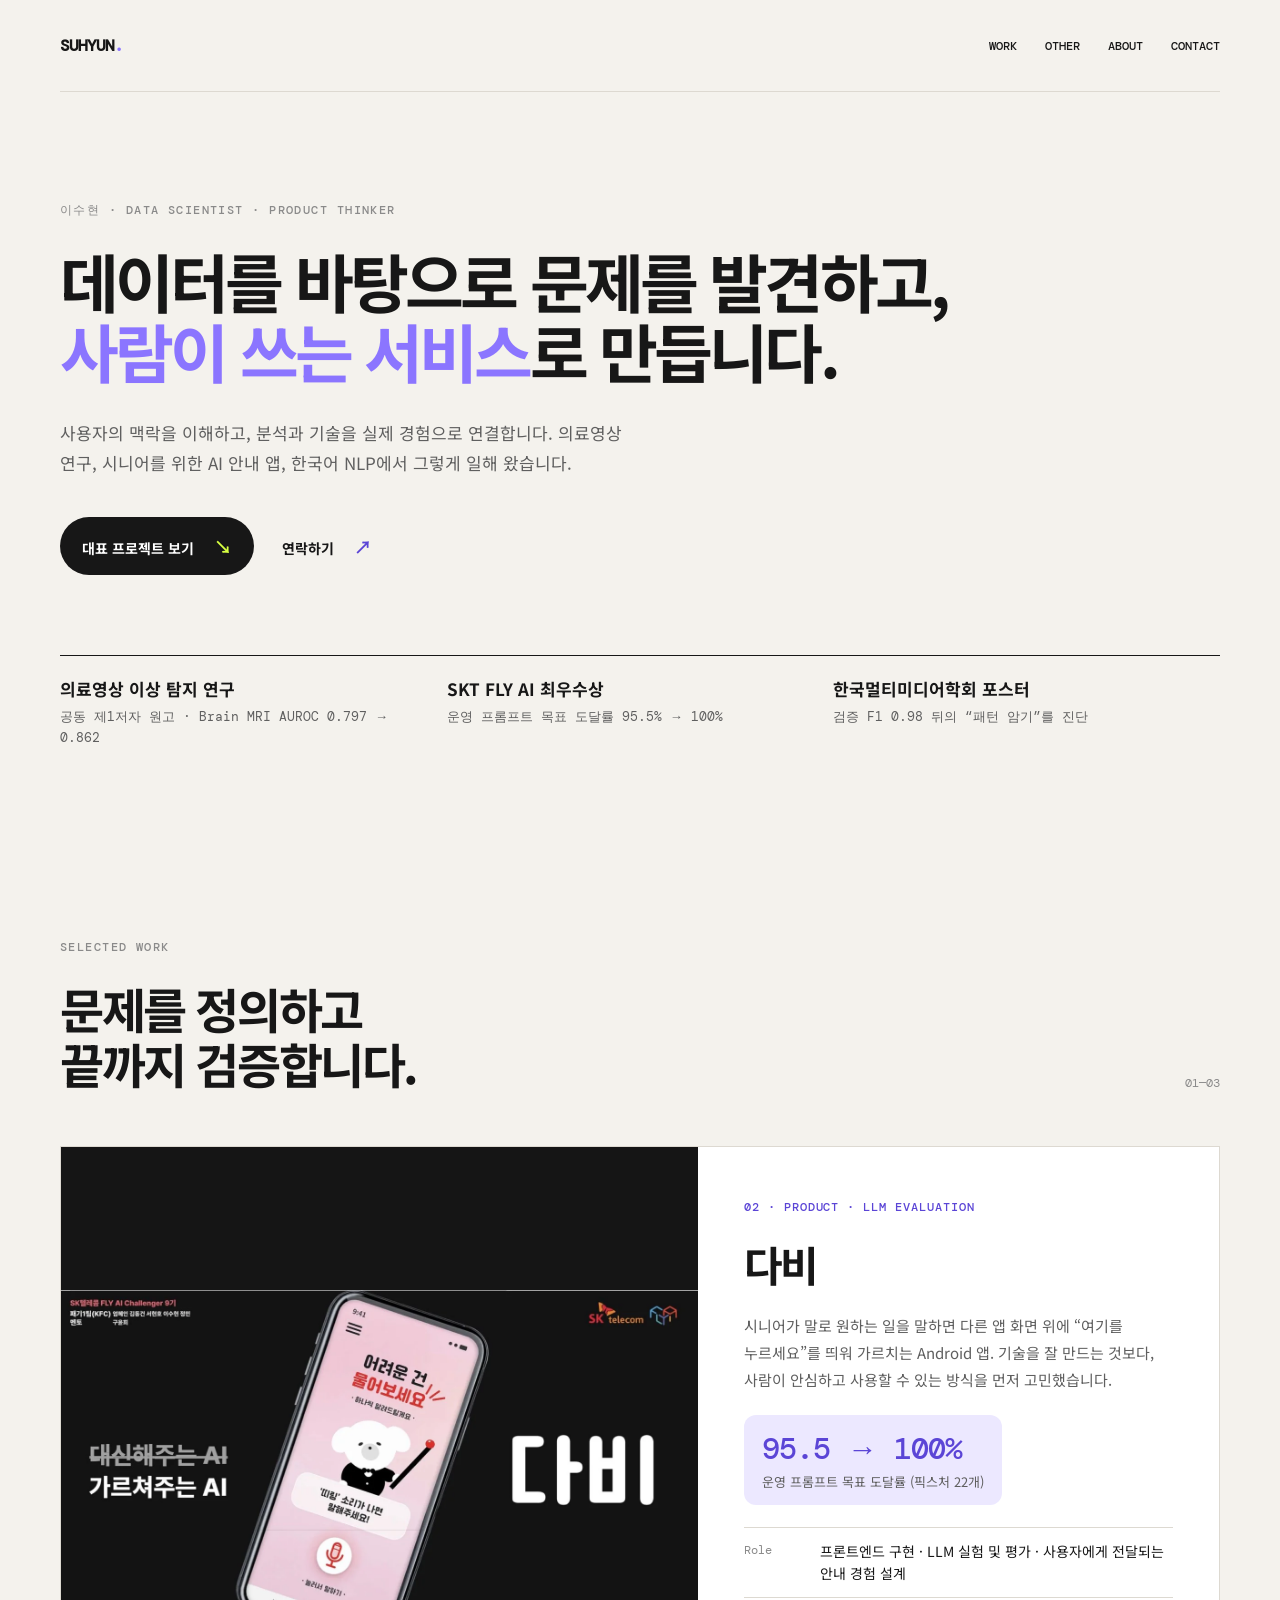
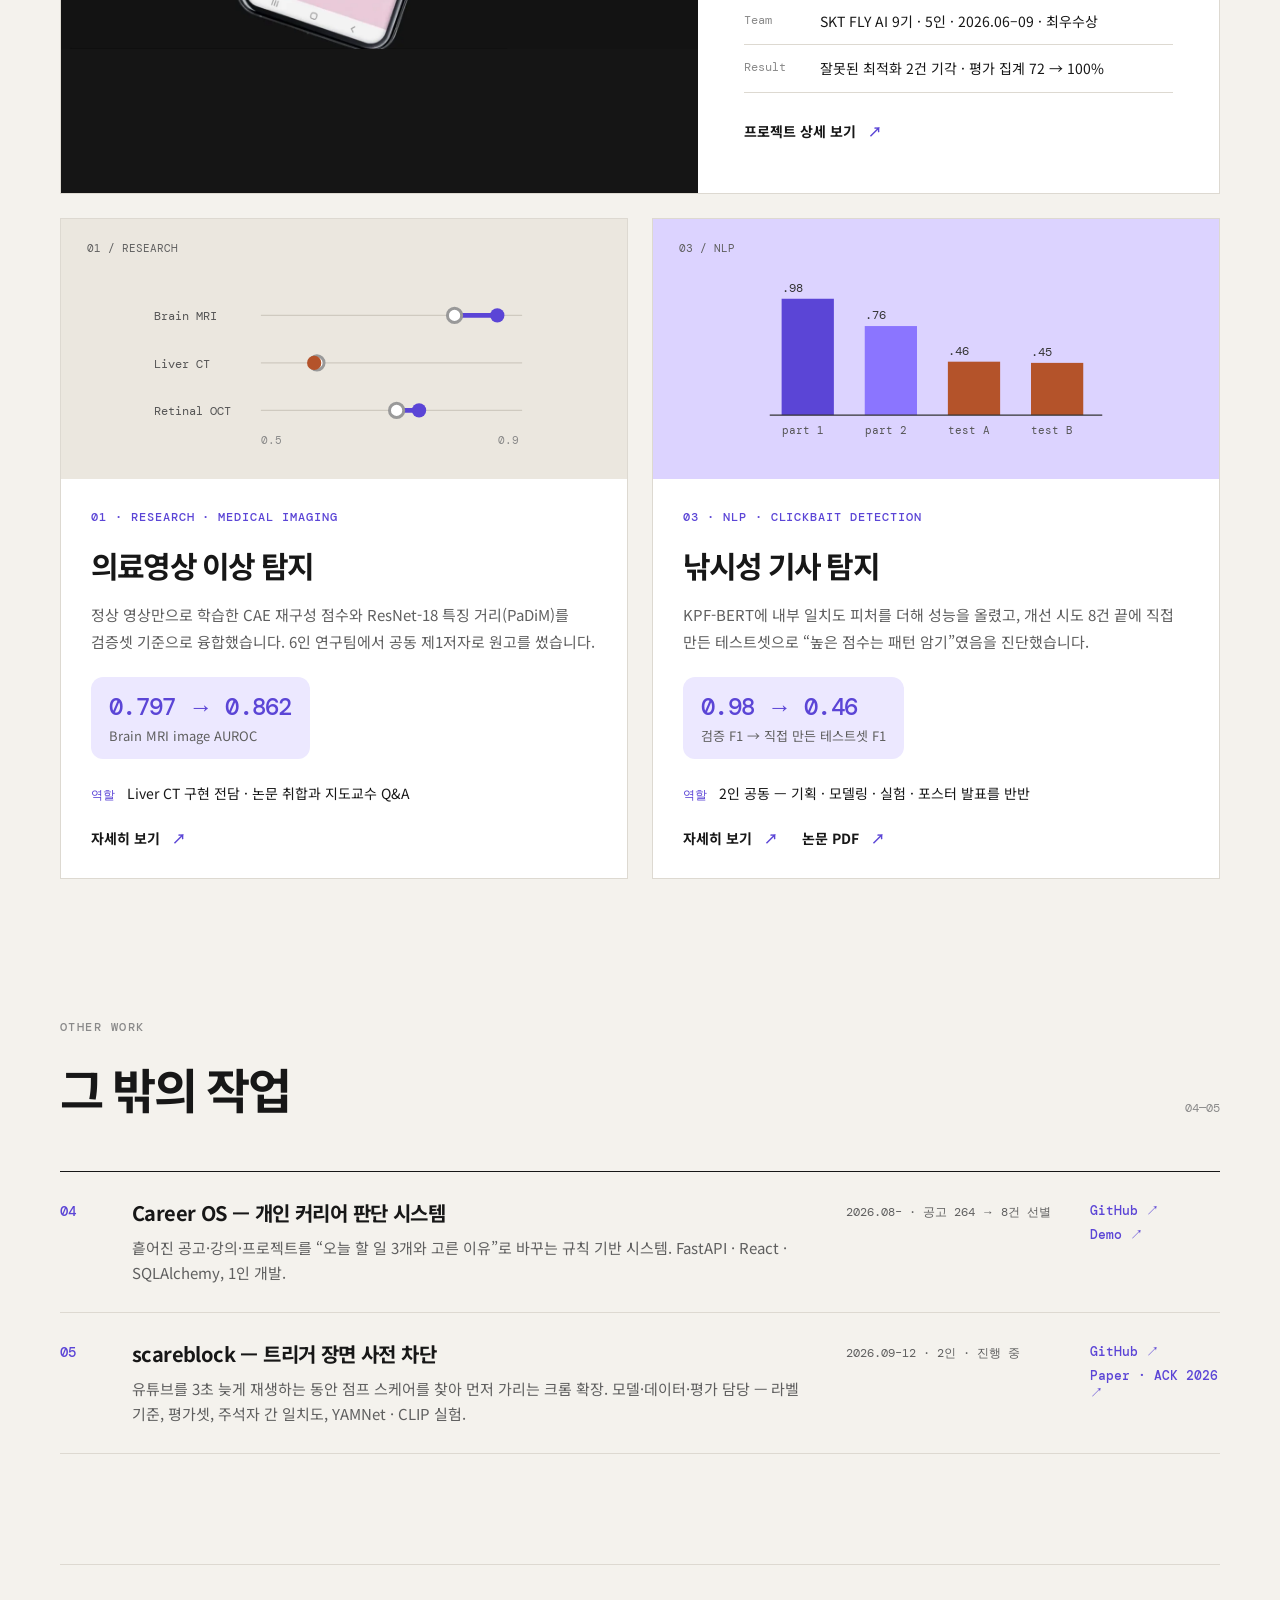
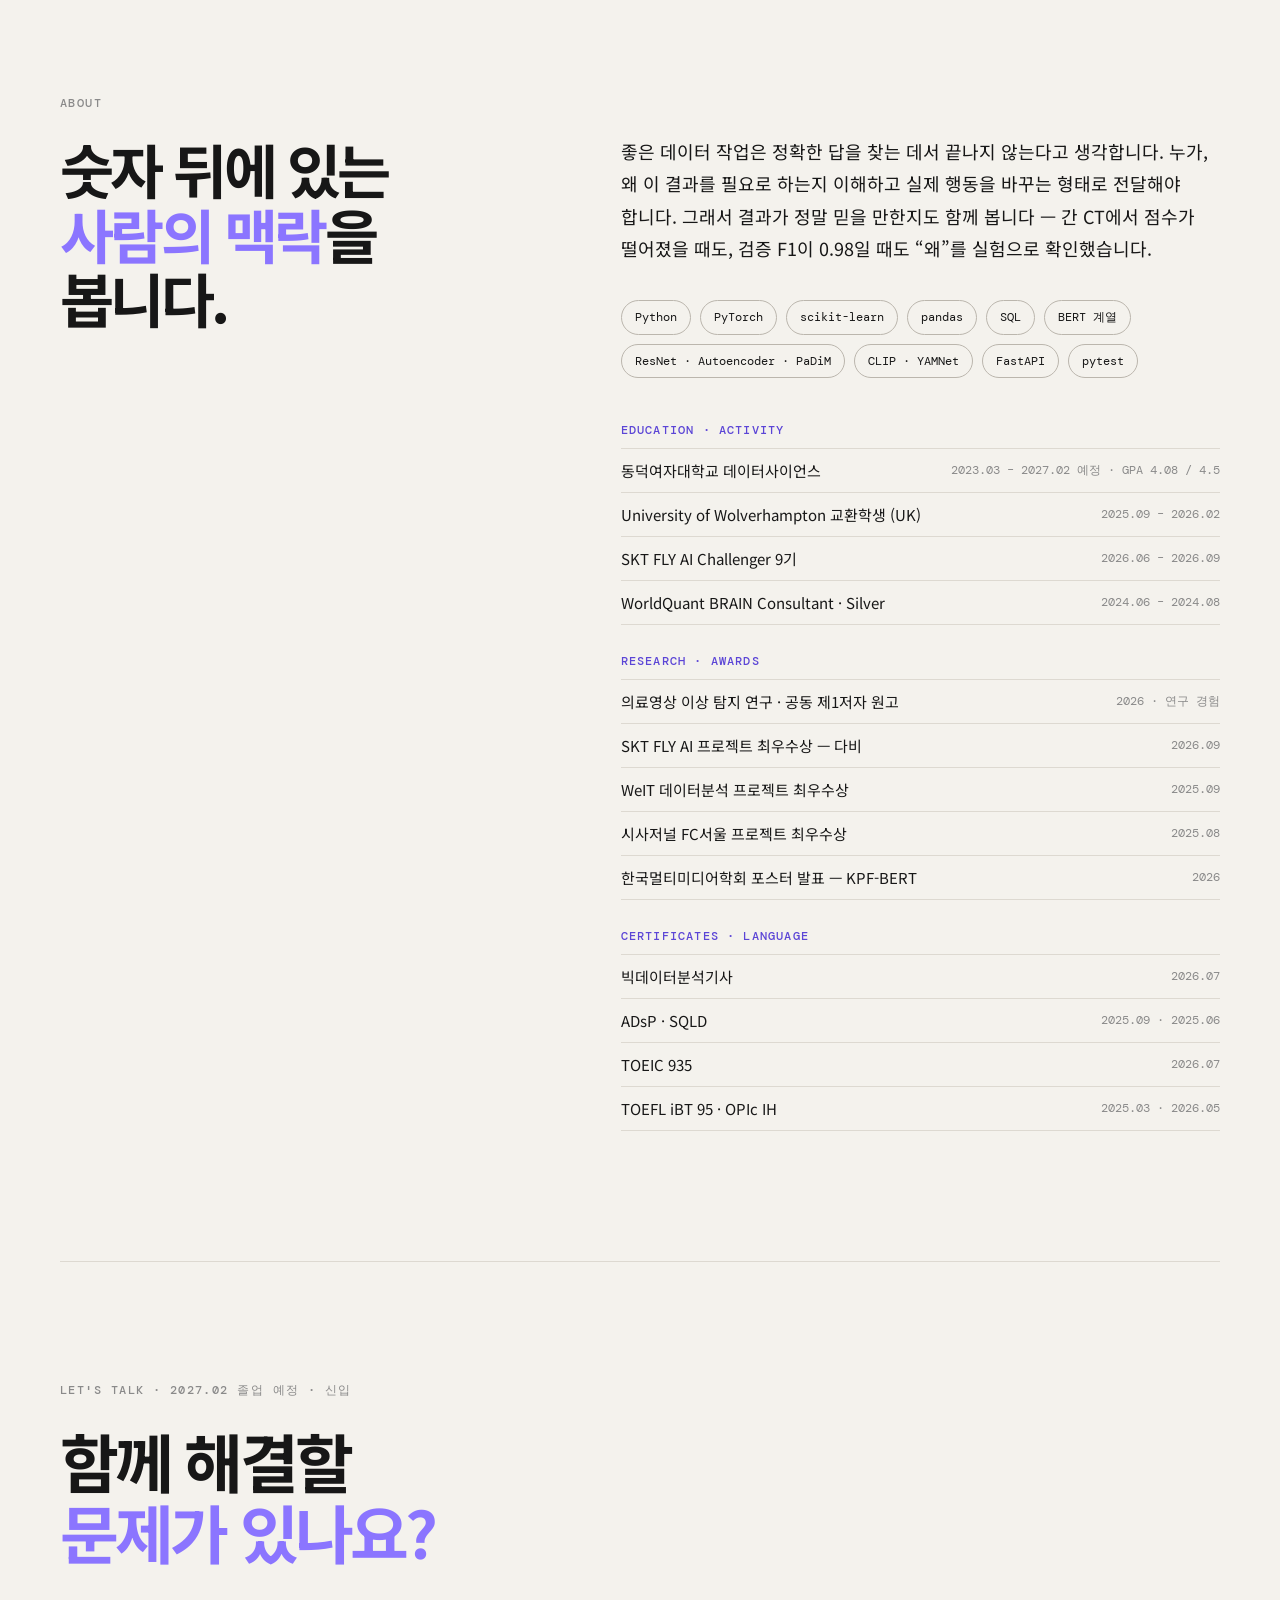
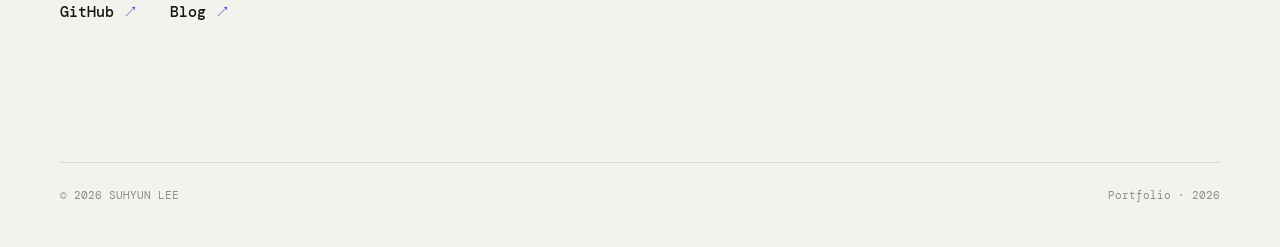
<file: index.html>
<!doctype html>
<html lang="ko">
<head>
  <meta charset="UTF-8" />
  <meta name="viewport" content="width=device-width, initial-scale=1.0" />
  <meta name="description" content="이수현 — Data Scientist · Product Thinker. 데이터를 바탕으로 문제를 발견하고, 사람이 쓰는 서비스로 만듭니다." />
  <title>이수현 — Data Scientist</title>
  <link rel="preconnect" href="https://fonts.googleapis.com">
  <link rel="preconnect" href="https://fonts.gstatic.com" crossorigin>
  <link href="https://fonts.googleapis.com/css2?family=DM+Mono:wght@400;500&family=Manrope:wght@400;500;600;700;800&family=Noto+Sans+KR:wght@400;500;600;700;800&display=swap" rel="stylesheet">
  <link rel="stylesheet" href="style.css" />
</head>
<body>
  <header class="nav shell">
    <a class="brand" href="#top">SUHYUN<span>.</span></a>
    <nav aria-label="주요 메뉴">
      <a href="#work">Work</a><a href="#other">Other</a><a href="#about">About</a><a href="#contact">Contact</a>
    </nav>
  </header>

  <main id="top">
    <!-- HERO -->
    <section class="hero shell">
      <p class="eyebrow">이수현 · DATA SCIENTIST · PRODUCT THINKER</p>
      <h1>데이터를 바탕으로 문제를 발견하고,<br><em>사람이 쓰는 서비스</em>로 만듭니다.</h1>
      <p class="intro">사용자의 맥락을 이해하고, 분석과 기술을 실제 경험으로 연결합니다. 의료영상 연구, 시니어를 위한 AI 안내 앱, 한국어 NLP에서 그렇게 일해 왔습니다.</p>
      <div class="hero-actions"><a class="button primary" href="#work">대표 프로젝트 보기 <span>↘</span></a><a class="text-link" href="#contact">연락하기 <span>↗</span></a></div>
      <ul class="proof" aria-label="대표 성과">
        <li><b>의료영상 이상 탐지 연구</b><span>공동 제1저자 원고 · Brain MRI AUROC 0.797 → 0.862</span></li>
        <li><b>SKT FLY AI 최우수상</b><span>운영 프롬프트 목표 도달률 95.5% → 100%</span></li>
        <li><b>한국멀티미디어학회 포스터</b><span>검증 F1 0.98 뒤의 “패턴 암기”를 진단</span></li>
      </ul>
    </section>

    <!-- SELECTED WORK -->
    <section class="work shell" id="work">
      <div class="section-heading"><div><p class="eyebrow">SELECTED WORK</p><h2>문제를 정의하고<br>끝까지 검증합니다.</h2></div><span class="count">01—03</span></div>

      <article class="project featured">
        <a class="project-visual shot" href="projects/davi.html" aria-label="다비 상세 보기">
          <img src="assets/davi-cover.webp" alt="다비 앱 첫 화면 — 대신해주는 AI가 아닌 가르쳐주는 AI" width="1400" height="788" loading="lazy">
        </a>
        <div class="project-copy">
          <p class="project-type">02 · PRODUCT · LLM EVALUATION</p>
          <h3>다비</h3>
          <p>시니어가 말로 원하는 일을 말하면 다른 앱 화면 위에 “여기를 누르세요”를 띄워 가르치는 Android 앱. 기술을 잘 만드는 것보다, 사람이 안심하고 사용할 수 있는 방식을 먼저 고민했습니다.</p>
          <div class="kpi"><b>95.5 → 100%</b><span>운영 프롬프트 목표 도달률 (픽스처 22개)</span></div>
          <dl>
            <div><dt>Role</dt><dd>프론트엔드 구현 · LLM 실험 및 평가 · 사용자에게 전달되는 안내 경험 설계</dd></div>
            <div><dt>Team</dt><dd>SKT FLY AI 9기 · 5인 · 2026.06–09 · 최우수상</dd></div>
            <div><dt>Result</dt><dd>잘못된 최적화 2건 기각 · 평가 집계 72 → 100%</dd></div>
          </dl>
          <a class="arrow-link" href="projects/davi.html">프로젝트 상세 보기 <span>↗</span></a>
        </div>
      </article>

      <div class="project-grid">
        <article class="project small">
          <a class="project-visual chart-visual" href="projects/anomaly-detection.html" aria-label="의료영상 이상 탐지 상세 보기">
            <span class="visual-label">01 / RESEARCH</span>
            <svg viewBox="0 0 320 150" role="img" aria-label="Image AUROC, 재구성 단독 대비 제안 방법: Brain MRI 0.797에서 0.862, Liver CT 0.586에서 0.582, Retinal OCT 0.708에서 0.742">
              <g font-family="DM Mono" font-size="10" fill="#555">
                <text x="0" y="38">Brain MRI</text><text x="0" y="78">Liver CT</text><text x="0" y="118">Retinal OCT</text>
              </g>
              <g stroke="#cfcac0"><line x1="90" y1="34" x2="310" y2="34"/><line x1="90" y1="74" x2="310" y2="74"/><line x1="90" y1="114" x2="310" y2="114"/></g>
              <line x1="253.1" y1="34" x2="289.1" y2="34" stroke="#5b45d6" stroke-width="4"/>
              <line x1="134.9" y1="74" x2="137.2" y2="74" stroke="#b4532a" stroke-width="4"/>
              <line x1="204.3" y1="114" x2="223.2" y2="114" stroke="#5b45d6" stroke-width="4"/>
              <g fill="#fff" stroke="#999" stroke-width="2.5"><circle cx="253.1" cy="34" r="6"/><circle cx="137.2" cy="74" r="6"/><circle cx="204.3" cy="114" r="6"/></g>
              <circle cx="289.1" cy="34" r="6" fill="#5b45d6"/><circle cx="134.9" cy="74" r="6" fill="#b4532a"/><circle cx="223.2" cy="114" r="6" fill="#5b45d6"/>
              <g font-family="DM Mono" font-size="9" fill="#888"><text x="90" y="142">0.5</text><text x="290" y="142">0.9</text></g>
            </svg>
          </a>
          <div class="project-copy">
            <p class="project-type">01 · RESEARCH · MEDICAL IMAGING</p>
            <h3>의료영상 이상 탐지</h3>
            <p>정상 영상만으로 학습한 CAE 재구성 점수와 ResNet-18 특징 거리(PaDiM)를 검증셋 기준으로 융합했습니다. 6인 연구팀에서 공동 제1저자로 원고를 썼습니다.</p>
            <div class="kpi small"><b>0.797 → 0.862</b><span>Brain MRI image AUROC</span></div>
            <p class="role"><b>역할</b> Liver CT 구현 전담 · 논문 취합과 지도교수 Q&amp;A</p>
            <a class="arrow-link" href="projects/anomaly-detection.html">자세히 보기 <span>↗</span></a>
          </div>
        </article>

        <article class="project small">
          <a class="project-visual chart-visual lav" href="projects/clickbait.html" aria-label="낚시성 기사 탐지 상세 보기">
            <span class="visual-label">03 / NLP</span>
            <svg viewBox="0 0 320 150" role="img" aria-label="KPF-BERT F1: 검증셋 part 1 0.98, part 2 0.76, 직접 만든 테스트셋 A 0.46, B 0.45">
              <g font-family="DM Mono" font-size="10" fill="#333">
                <rect x="30" y="20" width="44" height="98" fill="#5b45d6"/><text x="30" y="14">.98</text>
                <rect x="100" y="43" width="44" height="75" fill="#8b75ff"/><text x="100" y="37">.76</text>
                <rect x="170" y="73" width="44" height="45" fill="#b4532a"/><text x="170" y="67">.46</text>
                <rect x="240" y="74" width="44" height="44" fill="#b4532a"/><text x="240" y="68">.45</text>
                <g font-size="9" fill="#555"><text x="30" y="134">part 1</text><text x="100" y="134">part 2</text><text x="170" y="134">test A</text><text x="240" y="134">test B</text></g>
              </g>
              <line x1="20" y1="118" x2="300" y2="118" stroke="#333"/>
            </svg>
          </a>
          <div class="project-copy">
            <p class="project-type">03 · NLP · CLICKBAIT DETECTION</p>
            <h3>낚시성 기사 탐지</h3>
            <p>KPF-BERT에 내부 일치도 피처를 더해 성능을 올렸고, 개선 시도 8건 끝에 직접 만든 테스트셋으로 “높은 점수는 패턴 암기”였음을 진단했습니다.</p>
            <div class="kpi small"><b>0.98 → 0.46</b><span>검증 F1 → 직접 만든 테스트셋 F1</span></div>
            <p class="role"><b>역할</b> 2인 공동 — 기획 · 모델링 · 실험 · 포스터 발표를 반반</p>
            <div style="margin-top:auto;display:flex;gap:24px;flex-wrap:wrap">
              <a class="arrow-link" href="projects/clickbait.html">자세히 보기 <span>↗</span></a>
              <a class="arrow-link" href="papers/KMMS2026_Clickbait_KPF-BERT.pdf" target="_blank" rel="noopener">논문 PDF <span>↗</span></a>
            </div>
          </div>
        </article>
      </div>
    </section>

    <!-- OTHER WORK -->
    <section class="other shell" id="other">
      <div class="section-heading"><div><p class="eyebrow">OTHER WORK</p><h2>그 밖의 작업</h2></div><span class="count">04—05</span></div>
      <ul class="other-list">
        <li>
          <span class="num">04</span>
          <div><h3>Career OS — 개인 커리어 판단 시스템</h3><p>흩어진 공고·강의·프로젝트를 “오늘 할 일 3개와 고른 이유”로 바꾸는 규칙 기반 시스템. FastAPI · React · SQLAlchemy, 1인 개발.</p></div>
          <span class="meta">2026.08– · 공고 264 → 8건 선별</span>
          <span class="links"><a href="https://github.com/nocked115/career-os-portfolio" target="_blank" rel="noopener">GitHub ↗</a><a href="https://nocked115.github.io/career-os-portfolio/" target="_blank" rel="noopener">Demo ↗</a></span>
        </li>
        <li>
          <span class="num">05</span>
          <div><h3>scareblock — 트리거 장면 사전 차단</h3><p>유튜브를 3초 늦게 재생하는 동안 점프 스케어를 찾아 먼저 가리는 크롬 확장. 모델·데이터·평가 담당 — 라벨 기준, 평가셋, 주석자 간 일치도, YAMNet · CLIP 실험.</p></div>
          <span class="meta">2026.09–12 · 2인 · 진행 중</span>
          <span class="links"><a href="https://github.com/scareblock/scareblock" target="_blank" rel="noopener">GitHub ↗</a><a href="papers/ACK2026_PreExposure_Intervention.pdf" target="_blank" rel="noopener">Paper · ACK 2026 ↗</a></span>
        </li>
      </ul>
    </section>

    <!-- ABOUT -->
    <section class="about shell" id="about">
      <div><p class="eyebrow">ABOUT</p><h2>숫자 뒤에 있는<br><em>사람의 맥락</em>을<br>봅니다.</h2></div>
      <div class="about-copy">
        <p>좋은 데이터 작업은 정확한 답을 찾는 데서 끝나지 않는다고 생각합니다. 누가, 왜 이 결과를 필요로 하는지 이해하고 실제 행동을 바꾸는 형태로 전달해야 합니다. 그래서 결과가 정말 믿을 만한지도 함께 봅니다 — 간 CT에서 점수가 떨어졌을 때도, 검증 F1이 0.98일 때도 “왜”를 실험으로 확인했습니다.</p>
        <div class="skills" aria-label="기술 스택">
          <span>Python</span><span>PyTorch</span><span>scikit-learn</span><span>pandas</span><span>SQL</span><span>BERT 계열</span><span>ResNet · Autoencoder · PaDiM</span><span>CLIP · YAMNet</span><span>FastAPI</span><span>pytest</span>
        </div>
        <div class="facts">
          <div><h4>Education · Activity</h4><ul>
            <li>동덕여자대학교 데이터사이언스 <small>2023.03 – 2027.02 예정 · GPA 4.08 / 4.5</small></li>
            <li>University of Wolverhampton 교환학생 (UK) <small>2025.09 – 2026.02</small></li>
            <li>SKT FLY AI Challenger 9기 <small>2026.06 – 2026.09</small></li>
            <li>WorldQuant BRAIN Consultant · Silver <small>2024.06 – 2024.08</small></li>
          </ul></div>
          <div><h4>Research · Awards</h4><ul>
            <li>의료영상 이상 탐지 연구 · 공동 제1저자 원고 <small>2026 · 연구 경험</small></li>
            <li>SKT FLY AI 프로젝트 최우수상 — 다비 <small>2026.09</small></li>
            <li>WeIT 데이터분석 프로젝트 최우수상 <small>2025.09</small></li>
            <li>시사저널 FC서울 프로젝트 최우수상 <small>2025.08</small></li>
            <li>한국멀티미디어학회 포스터 발표 — KPF-BERT <small>2026</small></li>
          </ul></div>
          <div><h4>Certificates · Language</h4><ul>
            <li>빅데이터분석기사 <small>2026.07</small></li>
            <li>ADsP · SQLD <small>2025.09 · 2025.06</small></li>
            <li>TOEIC 935 <small>2026.07</small></li>
            <li>TOEFL iBT 95 · OPIc IH <small>2025.03 · 2026.05</small></li>
          </ul></div>
        </div>
      </div>
    </section>

    <!-- CONTACT -->
    <section class="contact shell" id="contact">
      <p class="eyebrow">LET'S TALK · 2027.02 졸업 예정 · 신입</p>
      <h2>함께 해결할<br><em>문제가 있나요?</em></h2>
      <ul class="contact-links">
        <li><a href="https://github.com/nocked115" target="_blank" rel="noopener">GitHub <span>↗</span></a></li>
        <li><a href="https://velog.io/@hyunnnsle/posts" target="_blank" rel="noopener">Blog <span>↗</span></a></li>
      </ul>
    </section>
  </main>
  <footer class="shell"><span>© 2026 SUHYUN LEE</span><span>Portfolio · 2026</span></footer>
  <script src="script.js"></script>
</body>
</html>
</file>
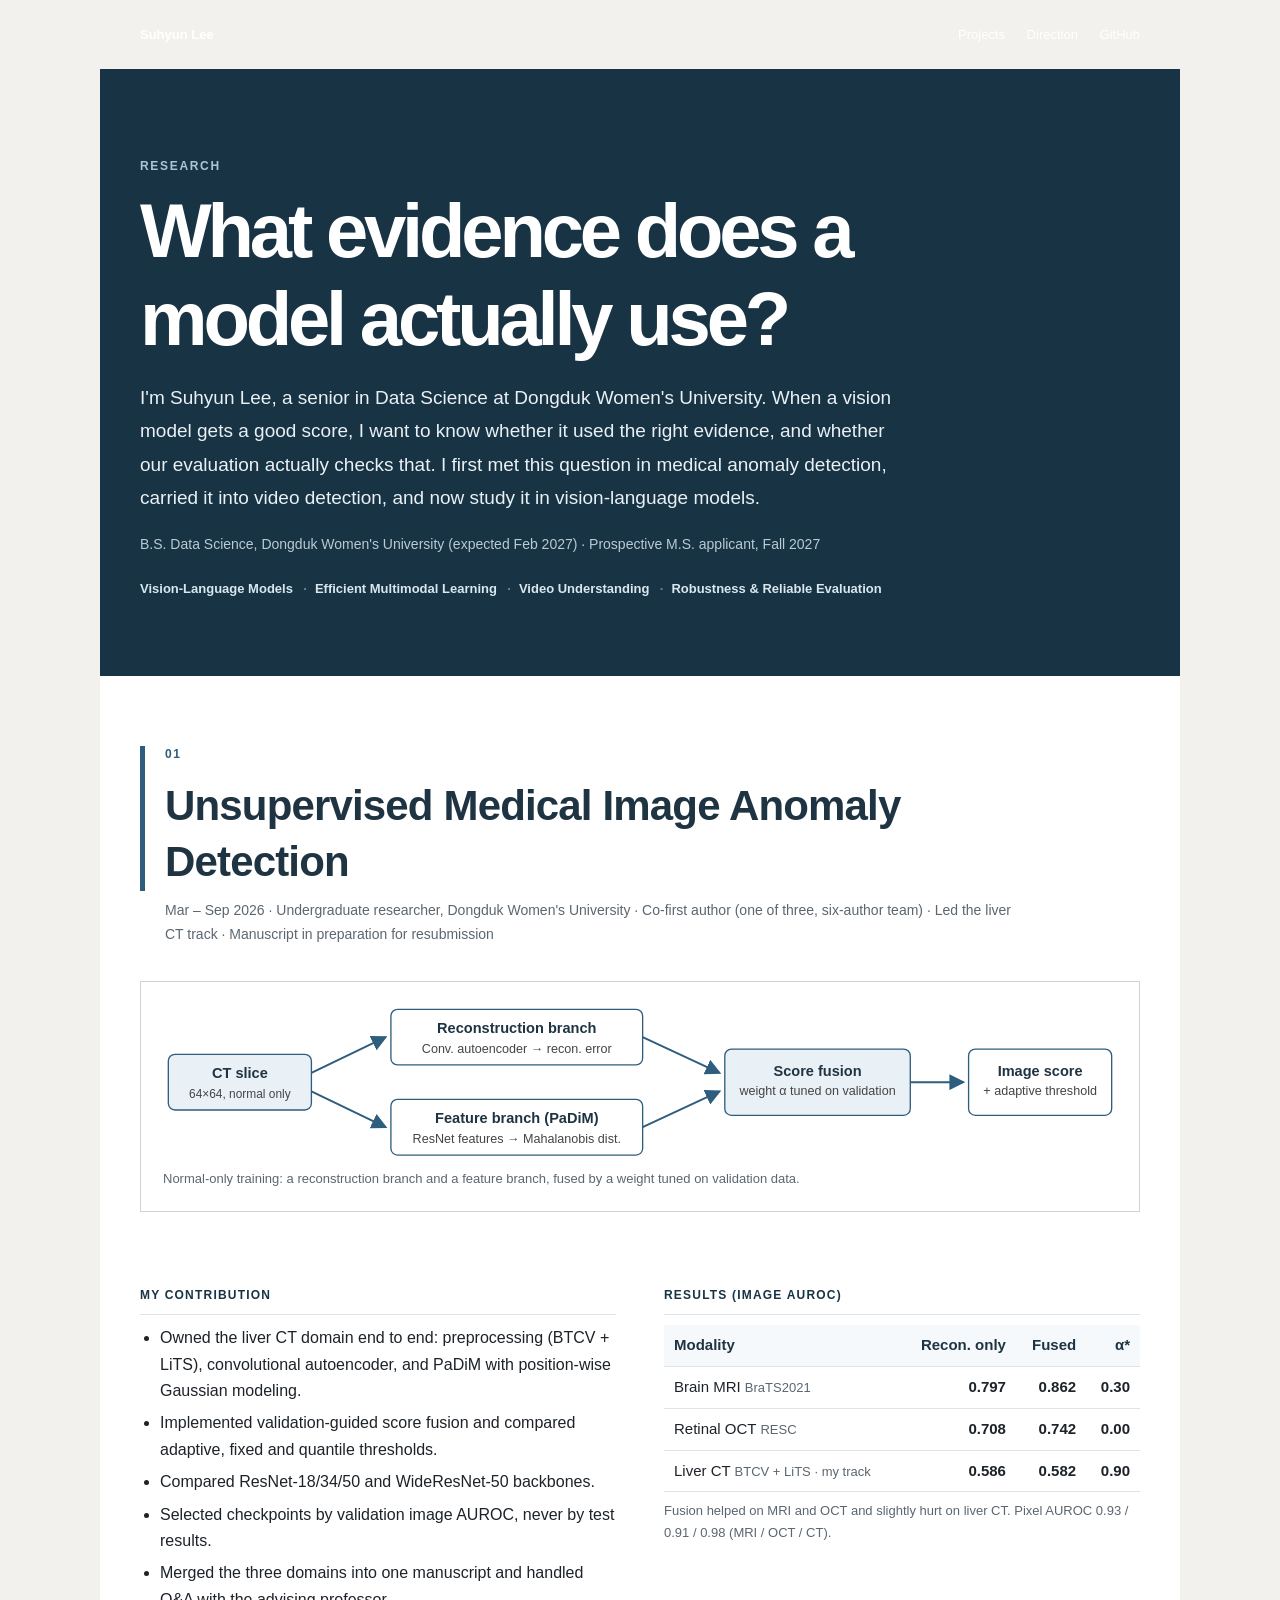
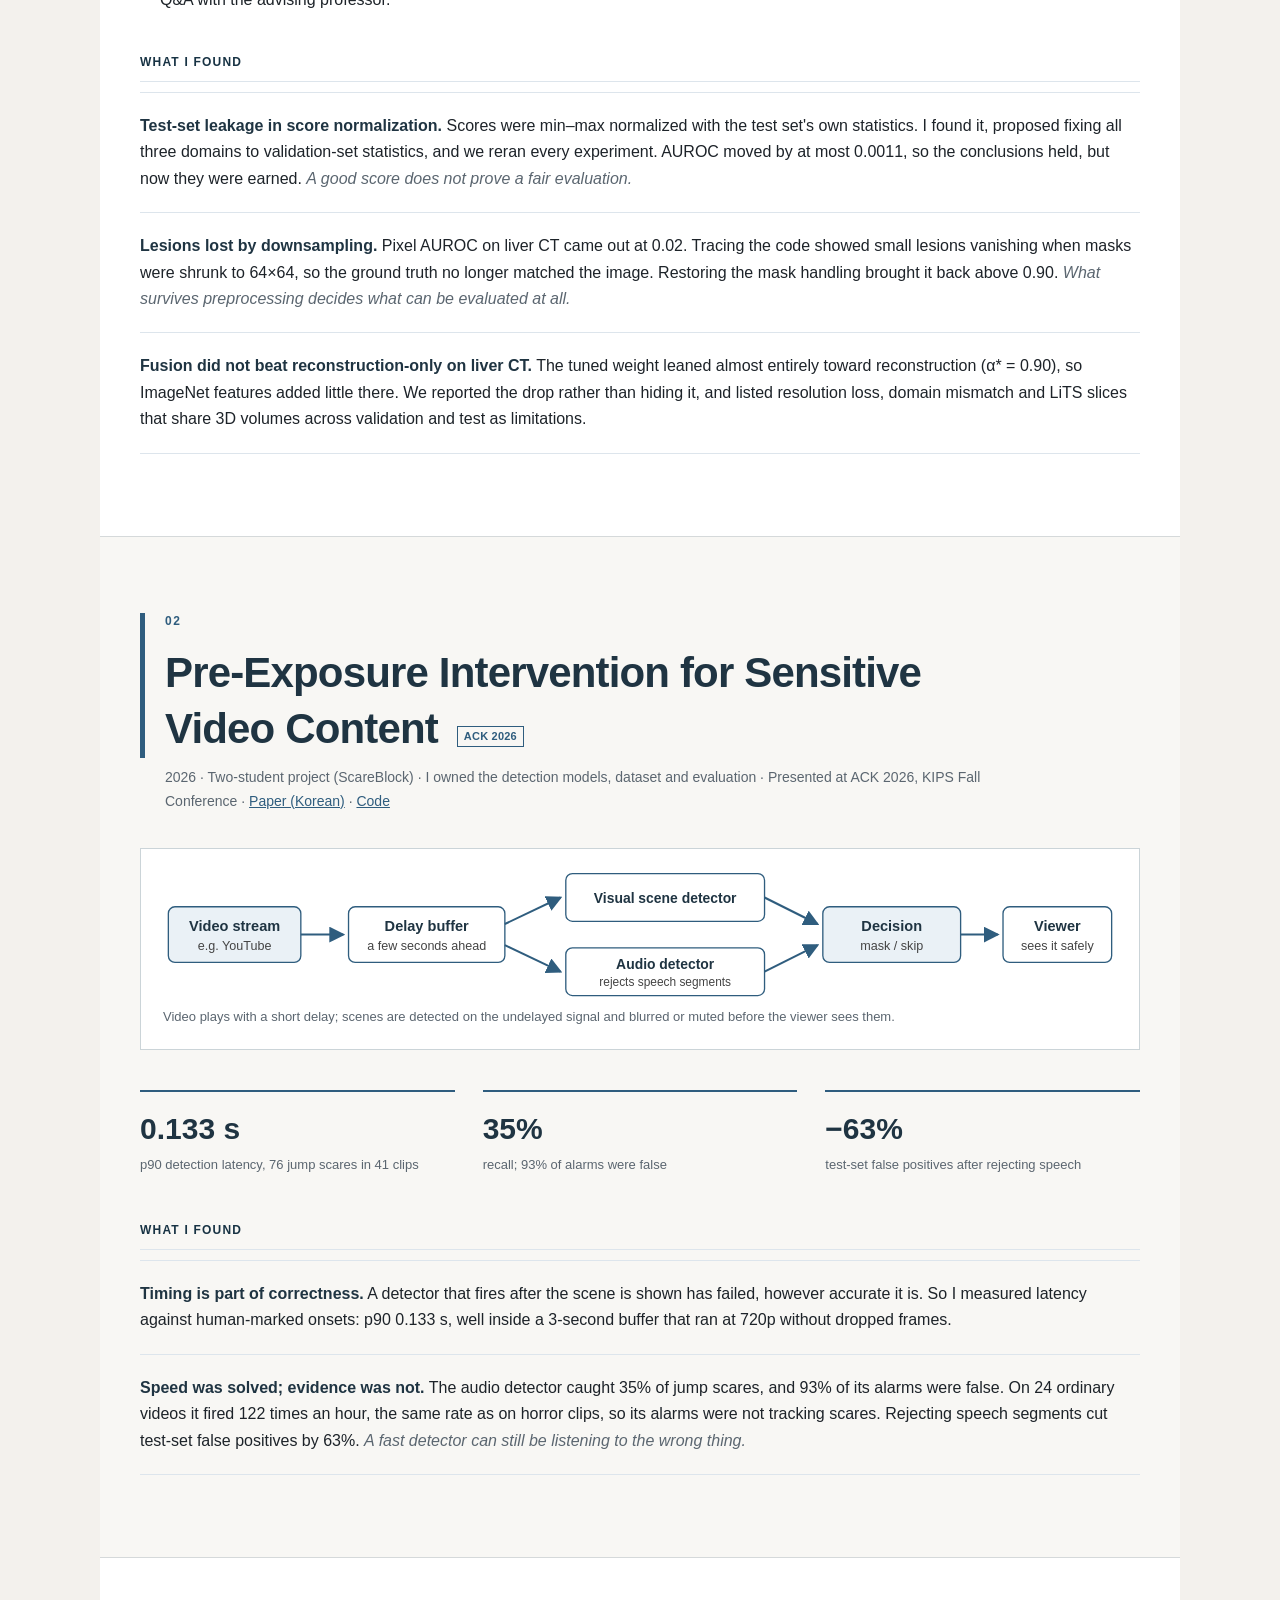
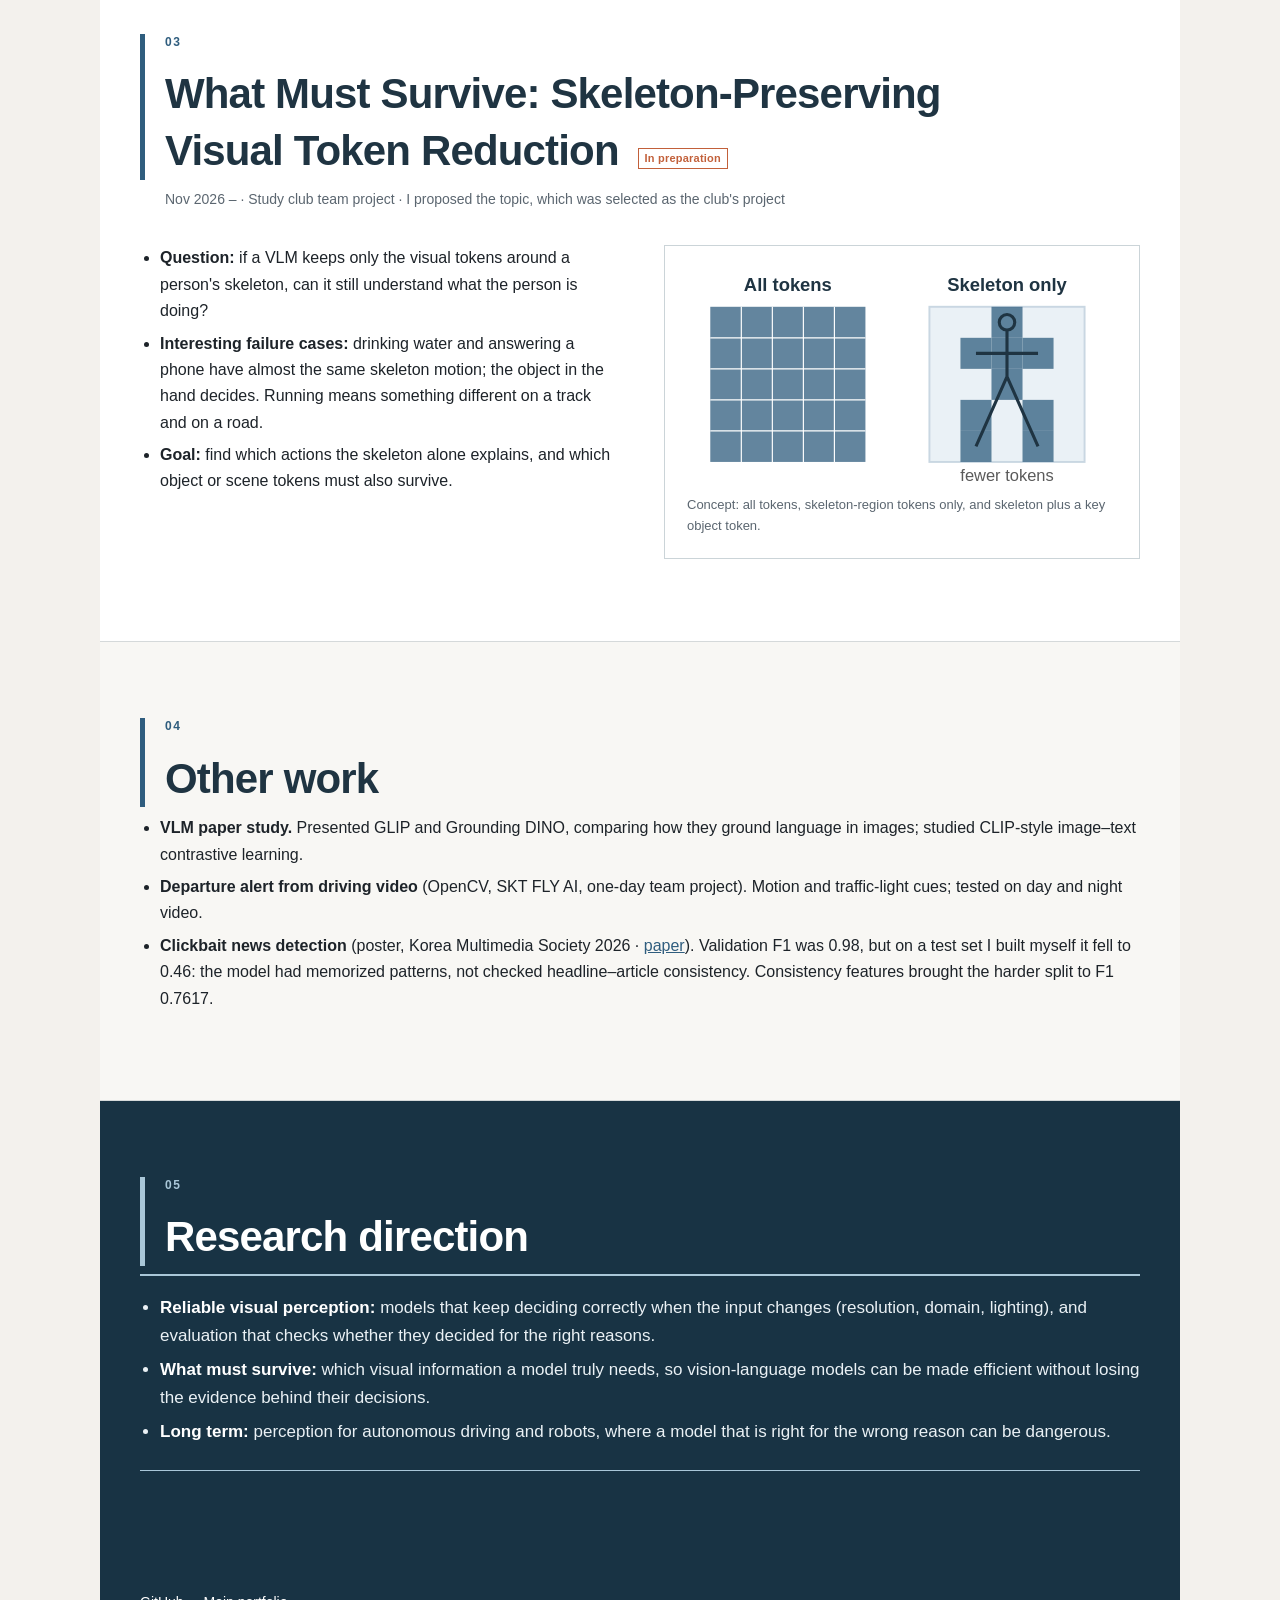
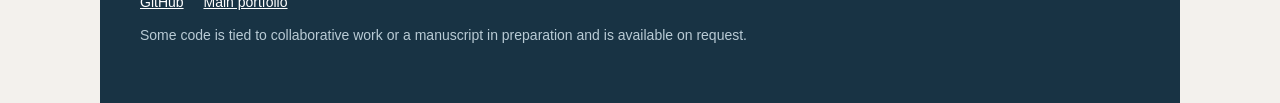
<file: research/index.html>
<!doctype html>
<html lang="en">
<head>
<meta charset="utf-8">
<meta name="viewport" content="width=device-width, initial-scale=1">
<title>Suhyun Lee — Research</title>
<meta name="description" content="Research by Suhyun Lee: what evidence a vision model actually uses, from medical anomaly detection and video detection to vision-language models.">
<style>
  :root {
    --bg:#ffffff; --surface:#f6f9fb; --text:#1d2329; --muted:#5b6670; --line:#dde5ec;
    --navy:#1F3442; --accent:#2F5D7E; --warm:#C2603A; --tag-bg:#EAF1F6;
  }
  @media (prefers-color-scheme: dark) {
    :root { --bg:#12171c; --surface:#1a2128; --text:#e6ebef; --muted:#9aa7b2; --line:#2b353e;
            --navy:#cfe0ec; --accent:#8fb8d6; --warm:#e38b66; --tag-bg:#22303b; }
  }
  * { box-sizing:border-box; }
  html { -webkit-text-size-adjust:100%; }
  body { margin:0; background:var(--bg); color:var(--text);
         font-family: -apple-system, BlinkMacSystemFont, "Segoe UI", "Apple SD Gothic Neo", "Noto Sans KR", Arial, sans-serif;
         font-size:16px; line-height:1.65; }
  a { color:var(--accent); }
  .wrap { max-width:900px; margin:0 auto; padding:0 28px; }
  nav { display:flex; justify-content:space-between; align-items:center; padding:24px 0; font-size:13px; border-bottom:1px solid var(--line); }
  nav a { text-decoration:none; color:var(--muted); margin-left:18px; }
  nav a:hover { color:var(--accent); }
  nav .home { margin-left:0; font-weight:700; color:var(--text); }
  header.hero { padding:58px 0 42px; border-bottom:2px solid var(--navy); }
  .eyebrow { font-size:12px; letter-spacing:.14em; text-transform:uppercase; color:var(--accent); font-weight:700; }
  h1 { font-size:clamp(30px, 6vw, 44px); line-height:1.15; margin:10px 0 14px; color:var(--navy); }
  .lead { font-size:18px; color:var(--text); max-width:720px; line-height:1.75; }
  .meta { color:var(--muted); font-size:14px; margin-top:16px; }
  .chips { display:flex; flex-wrap:wrap; gap:0 22px; margin-top:22px; color:var(--accent); font-size:13px; font-weight:600; }
  .chip { position:relative; }
  .chip:not(:last-child)::after { content:"·"; position:absolute; right:-14px; color:var(--line); }
  section { padding:54px 0 58px; border-bottom:1px solid var(--line); }
  section:first-of-type { padding-top:48px; }
  h2 { font-size:25px; color:var(--navy); margin:0 0 8px; line-height:1.35; letter-spacing:-.02em; }
  section > h2::before { display:block; margin-bottom:12px; color:var(--accent); font-size:11px; letter-spacing:.14em; font-weight:700; content:"RESEARCH PROJECT"; }
  .sub { color:var(--muted); font-size:13px; line-height:1.7; margin-bottom:22px; }
  .badge { display:inline-block; font-size:11px; font-weight:700; color:var(--accent); border:1px solid currentColor; padding:2px 6px; margin-left:8px; vertical-align:3px; letter-spacing:.02em; }
  .badge.warm { color:var(--warm); }
  figure { margin:24px 0 30px; background:#ffffff; border:1px solid var(--line); border-radius:3px; padding:14px; overflow-x:auto; }
  figure svg { display:block; width:100%; min-width:520px; height:auto; }
  figure svg text { font-family: Arial, Helvetica, sans-serif; }
  figure.concept svg { min-width:0; }
  figcaption { font-size:13px; color:#5b6670; margin-top:8px; }
  h3 { font-size:12px; text-transform:uppercase; letter-spacing:.1em; color:var(--accent); margin:28px 0 10px; padding-bottom:8px; border-bottom:1px solid var(--line); }
  ul { padding-left:20px; margin:0; }
  li { margin-bottom:6px; }
  table { border-collapse:collapse; width:100%; font-size:15px; margin-top:4px; }
  th, td { text-align:left; padding:8px 10px; border-bottom:1px solid var(--line); }
  th { color:var(--navy); background:var(--surface); font-weight:700; }
  td.num { text-align:right; font-variant-numeric:tabular-nums; font-weight:600; }
  .findings { display:grid; gap:0; margin-top:6px; border-top:1px solid var(--line); }
  .finding { background:transparent; border-left:0; border-bottom:1px solid var(--line); border-radius:0; padding:16px 0; }
  .finding b { color:var(--navy); }
  .finding em { color:var(--muted); }
  .stats { display:grid; grid-template-columns:repeat(3, 1fr); gap:12px; margin:14px 0 6px; }
  .stat { background:transparent; border-top:2px solid var(--accent); padding:12px 0; text-align:left; }
  .stat .v { font-size:24px; font-weight:800; color:var(--navy); }
  .stat .l { font-size:13px; color:var(--muted); }
  .question { border-top:2px solid var(--navy); border-bottom:1px solid var(--line); padding:18px 0; font-size:17px; }
  .question b { color:var(--navy); }
  .dim { color:var(--muted); font-size:13px; }
  .note { color:var(--muted); font-size:13px; margin:8px 0 0; }
  .grid2 { display:grid; grid-template-columns:1fr 1fr; gap:24px; }
  footer { padding:30px 0 50px; color:var(--muted); font-size:14px; }
  footer a { margin-right:16px; }
  #projects > h2::before { content:"01"; }
  #projects + section > h2::before { content:"02"; }
  #projects + section + section > h2::before { content:"03"; }
  #projects + section + section + section > h2::before { content:"04"; }
  #direction > h2::before { content:"05"; }
  @media (max-width:640px) {
    .grid2 { grid-template-columns:1fr; gap:8px; }
    .stats { grid-template-columns:1fr; }
    nav a { margin-left:12px; }
    .lead { font-size:17px; }
    .wrap { padding:0 20px; }
    nav { align-items:flex-start; gap:12px; }
    nav > div { text-align:right; line-height:1.8; }
    header.hero { padding-top:42px; }
    section { padding:42px 0 46px; }
  }

  /* Research page visual system: quiet paper, strong project rhythm. */
  body.research-page { background:#f3f1ed; }
  body.research-page .wrap { max-width:1080px; padding:0 40px; }
  body.research-page nav { border-bottom:0; color:#fff; }
  body.research-page nav a,
  body.research-page nav .home { color:#fff; }
  body.research-page nav a:hover { color:#c9ddea; }
  body.research-page header.hero {
    margin:0 -40px;
    padding:88px 40px 76px;
    background:#183344;
    border:0;
    color:#fff;
  }
  body.research-page .eyebrow { color:#a9c7d8; }
  body.research-page h1 { max-width:760px; font-size:clamp(42px, 7vw, 76px); letter-spacing:-.055em; color:#fff; }
  body.research-page .lead { max-width:760px; color:#eaf1f5; font-size:19px; }
  body.research-page .meta { color:#b9cbd5; }
  body.research-page .chips { color:#d9e8ef; }
  body.research-page .chip:not(:last-child)::after { color:#6d8998; }
  body.research-page section {
    margin:0 -40px;
    padding:76px 40px 82px;
    background:#fff;
    border-bottom:1px solid #d5d9da;
  }
  body.research-page section:nth-of-type(even) { background:#f8f7f4; }
  body.research-page section:first-of-type { padding-top:70px; }
  body.research-page section > h2 { max-width:880px; font-size:clamp(28px, 3.4vw, 42px); padding-left:20px; border-left:5px solid #2f5d7e; }
  body.research-page section > h2::before { margin-bottom:16px; font-size:12px; }
  body.research-page .sub { max-width:860px; margin:0 0 34px 25px; font-size:14px; }
  body.research-page figure { border:1px solid #cbd4d8; border-radius:0; padding:22px; margin:30px 0 40px; }
  body.research-page figure svg { min-width:640px; }
  body.research-page .grid2 { gap:48px; }
  body.research-page h3 { margin-top:34px; color:#183344; }
  body.research-page .findings { margin-top:10px; }
  body.research-page .finding { padding:20px 0; }
  body.research-page .stats { gap:28px; margin:28px 0 12px; }
  body.research-page .stat .v { font-size:30px; }
  body.research-page #direction { background:#183344; color:#eaf1f5; border-bottom:0; }
  body.research-page #direction > h2 { color:#fff; border-color:#a9c7d8; }
  body.research-page #direction > h2::before { color:#a9c7d8; }
  body.research-page #direction .question { border-color:#a9c7d8; }
  body.research-page #direction .question b { color:#fff; }
  body.research-page footer { margin:0 -40px; padding:38px 40px 56px; background:#183344; color:#b9cbd5; }
  body.research-page footer a { color:#fff; }
  @media (max-width:640px) {
    body.research-page .wrap { padding:0 20px; }
    body.research-page header.hero,
    body.research-page section,
    body.research-page footer { margin-left:-20px; margin-right:-20px; padding-left:20px; padding-right:20px; }
    body.research-page header.hero { padding-top:58px; padding-bottom:54px; }
    body.research-page h1 { font-size:clamp(38px, 12vw, 58px); }
    body.research-page .lead { font-size:17px; }
    body.research-page section { padding-top:52px; padding-bottom:58px; }
    body.research-page section > h2 { padding-left:14px; border-left-width:4px; }
    body.research-page .sub { margin-left:18px; }
    body.research-page figure { margin-left:0; margin-right:0; padding:12px; }
    body.research-page figure svg { min-width:560px; }
  }
</style>
</head>
<body class="research-page">
<div class="wrap">
  <nav>
    <a class="home" href="/">Suhyun Lee</a>
    <div>
      <a href="#projects">Projects</a>
      <a href="#direction">Direction</a>
      <a href="https://github.com/nocked115">GitHub</a>
    </div>
  </nav>

  <header class="hero">
    <div class="eyebrow">Research</div>
    <h1>What evidence does a model actually use?</h1>
    <p class="lead">I'm Suhyun Lee, a senior in Data Science at Dongduk Women's University. When a vision model gets a good score, I want to know whether it used the right evidence, and whether our evaluation actually checks that. I first met this question in medical anomaly detection, carried it into video detection, and now study it in vision-language models.</p>
    <div class="meta">B.S. Data Science, Dongduk Women's University (expected Feb 2027) · Prospective M.S. applicant, Fall 2027</div>
    <div class="chips">
      <span class="chip">Vision-Language Models</span>
      <span class="chip">Efficient Multimodal Learning</span>
      <span class="chip">Video Understanding</span>
      <span class="chip">Robustness &amp; Reliable Evaluation</span>
    </div>
  </header>

  <section id="projects">
    <h2>Unsupervised Medical Image Anomaly Detection</h2>
    <div class="sub">Mar – Sep 2026 · Undergraduate researcher, Dongduk Women's University · Co-first author (one of three, six-author team) · Led the liver CT track · Manuscript in preparation for resubmission</div>

    <figure>
      <svg viewBox="0 0 720 118" role="img" aria-label="Pipeline: normal-only training; reconstruction branch with convolutional autoencoder and feature branch with PaDiM, fused by a validation-tuned weight">
      <defs><marker id="a1" markerWidth="8" markerHeight="8" refX="7" refY="4" orient="auto"><path d="M0,0 L8,4 L0,8 z" fill="#2F5D7E"/></marker></defs>
      <rect x="4" y="38" width="108" height="42" rx="5" fill="#EAF1F6" stroke="#2F5D7E"/>
      <text x="58" y="56" text-anchor="middle" font-size="11" font-weight="bold" fill="#1F3442">CT slice</text>
      <text x="58" y="71" text-anchor="middle" font-size="9" fill="#444">64×64, normal only</text>
      <line x1="112" y1="52" x2="168" y2="25" stroke="#2F5D7E" stroke-width="1.5" marker-end="url(#a1)"/>
      <line x1="112" y1="66" x2="168" y2="93" stroke="#2F5D7E" stroke-width="1.5" marker-end="url(#a1)"/>
      <rect x="172" y="4" width="190" height="42" rx="5" fill="#fff" stroke="#2F5D7E"/>
      <text x="267" y="22" text-anchor="middle" font-size="11" font-weight="bold" fill="#1F3442">Reconstruction branch</text>
      <text x="267" y="37" text-anchor="middle" font-size="9.5" fill="#444">Conv. autoencoder → recon. error</text>
      <rect x="172" y="72" width="190" height="42" rx="5" fill="#fff" stroke="#2F5D7E"/>
      <text x="267" y="90" text-anchor="middle" font-size="11" font-weight="bold" fill="#1F3442">Feature branch (PaDiM)</text>
      <text x="267" y="105" text-anchor="middle" font-size="9.5" fill="#444">ResNet features → Mahalanobis dist.</text>
      <line x1="362" y1="25" x2="420" y2="52" stroke="#2F5D7E" stroke-width="1.5" marker-end="url(#a1)"/>
      <line x1="362" y1="93" x2="420" y2="66" stroke="#2F5D7E" stroke-width="1.5" marker-end="url(#a1)"/>
      <rect x="424" y="34" width="140" height="50" rx="5" fill="#EAF1F6" stroke="#2F5D7E"/>
      <text x="494" y="54" text-anchor="middle" font-size="11" font-weight="bold" fill="#1F3442">Score fusion</text>
      <text x="494" y="69" text-anchor="middle" font-size="9.5" fill="#444">weight α tuned on validation</text>
      <line x1="564" y1="59" x2="604" y2="59" stroke="#2F5D7E" stroke-width="1.5" marker-end="url(#a1)"/>
      <rect x="608" y="34" width="108" height="50" rx="5" fill="#fff" stroke="#2F5D7E"/>
      <text x="662" y="54" text-anchor="middle" font-size="11" font-weight="bold" fill="#1F3442">Image score</text>
      <text x="662" y="69" text-anchor="middle" font-size="9.5" fill="#444">+ adaptive threshold</text>
    </svg>
      <figcaption>Normal-only training: a reconstruction branch and a feature branch, fused by a weight tuned on validation data.</figcaption>
    </figure>

    <div class="grid2">
      <div>
        <h3>My contribution</h3>
        <ul>
          <li>Owned the liver CT domain end to end: preprocessing (BTCV + LiTS), convolutional autoencoder, and PaDiM with position-wise Gaussian modeling.</li>
          <li>Implemented validation-guided score fusion and compared adaptive, fixed and quantile thresholds.</li>
          <li>Compared ResNet-18/34/50 and WideResNet-50 backbones.</li>
          <li>Selected checkpoints by validation image AUROC, never by test results.</li>
          <li>Merged the three domains into one manuscript and handled Q&amp;A with the advising professor.</li>
        </ul>
      </div>
      <div>
        <h3>Results (image AUROC)</h3>
        <table>
          <tr><th>Modality</th><th style="text-align:right">Recon. only</th><th style="text-align:right">Fused</th><th style="text-align:right">α*</th></tr>
          <tr><td>Brain MRI <span class="dim">BraTS2021</span></td><td class="num">0.797</td><td class="num">0.862</td><td class="num">0.30</td></tr>
          <tr><td>Retinal OCT <span class="dim">RESC</span></td><td class="num">0.708</td><td class="num">0.742</td><td class="num">0.00</td></tr>
          <tr><td>Liver CT <span class="dim">BTCV + LiTS · my track</span></td><td class="num">0.586</td><td class="num">0.582</td><td class="num">0.90</td></tr>
        </table>
        <p class="note">Fusion helped on MRI and OCT and slightly hurt on liver CT. Pixel AUROC 0.93 / 0.91 / 0.98 (MRI / OCT / CT).</p>
      </div>
    </div>

    <h3>What I found</h3>
    <div class="findings">
      <div class="finding"><b>Test-set leakage in score normalization.</b> Scores were min–max normalized with the test set's own statistics. I found it, proposed fixing all three domains to validation-set statistics, and we reran every experiment. AUROC moved by at most 0.0011, so the conclusions held, but now they were earned. <em>A good score does not prove a fair evaluation.</em></div>
      <div class="finding"><b>Lesions lost by downsampling.</b> Pixel AUROC on liver CT came out at 0.02. Tracing the code showed small lesions vanishing when masks were shrunk to 64×64, so the ground truth no longer matched the image. Restoring the mask handling brought it back above 0.90. <em>What survives preprocessing decides what can be evaluated at all.</em></div>
      <div class="finding"><b>Fusion did not beat reconstruction-only on liver CT.</b> The tuned weight leaned almost entirely toward reconstruction (α* = 0.90), so ImageNet features added little there. We reported the drop rather than hiding it, and listed resolution loss, domain mismatch and LiTS slices that share 3D volumes across validation and test as limitations.</div>
    </div>
  </section>

  <section>
    <h2>Pre-Exposure Intervention for Sensitive Video Content <span class="badge">ACK 2026</span></h2>
    <div class="sub">2026 · Two-student project (ScareBlock) · I owned the detection models, dataset and evaluation · Presented at ACK 2026, KIPS Fall Conference · <a href="../papers/ACK2026_PreExposure_Intervention.pdf">Paper (Korean)</a> · <a href="https://github.com/scareblock/scareblock">Code</a></div>

    <figure>
      <svg viewBox="0 0 720 96" role="img" aria-label="Pipeline: video stream, delay buffer, video and audio detectors, intervention decision, then display">
      <defs><marker id="a2" markerWidth="8" markerHeight="8" refX="7" refY="4" orient="auto"><path d="M0,0 L8,4 L0,8 z" fill="#2F5D7E"/></marker></defs>
      <rect x="4" y="27" width="100" height="42" rx="5" fill="#EAF1F6" stroke="#2F5D7E"/>
      <text x="54" y="45" text-anchor="middle" font-size="11" font-weight="bold" fill="#1F3442">Video stream</text>
      <text x="54" y="60" text-anchor="middle" font-size="9.5" fill="#444">e.g. YouTube</text>
      <line x1="104" y1="48" x2="136" y2="48" stroke="#2F5D7E" stroke-width="1.5" marker-end="url(#a2)"/>
      <rect x="140" y="27" width="118" height="42" rx="5" fill="#fff" stroke="#2F5D7E"/>
      <text x="199" y="45" text-anchor="middle" font-size="11" font-weight="bold" fill="#1F3442">Delay buffer</text>
      <text x="199" y="60" text-anchor="middle" font-size="9.5" fill="#444">a few seconds ahead</text>
      <line x1="258" y1="40" x2="300" y2="20" stroke="#2F5D7E" stroke-width="1.5" marker-end="url(#a2)"/>
      <line x1="258" y1="56" x2="300" y2="76" stroke="#2F5D7E" stroke-width="1.5" marker-end="url(#a2)"/>
      <rect x="304" y="2" width="150" height="36" rx="5" fill="#fff" stroke="#2F5D7E"/>
      <text x="379" y="24" text-anchor="middle" font-size="10.5" font-weight="bold" fill="#1F3442">Visual scene detector</text>
      <rect x="304" y="58" width="150" height="36" rx="5" fill="#fff" stroke="#2F5D7E"/>
      <text x="379" y="74" text-anchor="middle" font-size="10.5" font-weight="bold" fill="#1F3442">Audio detector</text>
      <text x="379" y="87" text-anchor="middle" font-size="9" fill="#444">rejects speech segments</text>
      <line x1="454" y1="20" x2="494" y2="40" stroke="#2F5D7E" stroke-width="1.5" marker-end="url(#a2)"/>
      <line x1="454" y1="76" x2="494" y2="56" stroke="#2F5D7E" stroke-width="1.5" marker-end="url(#a2)"/>
      <rect x="498" y="27" width="104" height="42" rx="5" fill="#EAF1F6" stroke="#2F5D7E"/>
      <text x="550" y="45" text-anchor="middle" font-size="11" font-weight="bold" fill="#1F3442">Decision</text>
      <text x="550" y="60" text-anchor="middle" font-size="9.5" fill="#444">mask / skip</text>
      <line x1="602" y1="48" x2="630" y2="48" stroke="#2F5D7E" stroke-width="1.5" marker-end="url(#a2)"/>
      <rect x="634" y="27" width="82" height="42" rx="5" fill="#fff" stroke="#2F5D7E"/>
      <text x="675" y="45" text-anchor="middle" font-size="11" font-weight="bold" fill="#1F3442">Viewer</text>
      <text x="675" y="60" text-anchor="middle" font-size="9.5" fill="#444">sees it safely</text>
    </svg>
      <figcaption>Video plays with a short delay; scenes are detected on the undelayed signal and blurred or muted before the viewer sees them.</figcaption>
    </figure>

    <div class="stats">
      <div class="stat"><div class="v">0.133 s</div><div class="l">p90 detection latency, 76 jump scares in 41 clips</div></div>
      <div class="stat"><div class="v">35%</div><div class="l">recall; 93% of alarms were false</div></div>
      <div class="stat"><div class="v">−63%</div><div class="l">test-set false positives after rejecting speech</div></div>
    </div>
    <h3>What I found</h3>
    <div class="findings">
      <div class="finding"><b>Timing is part of correctness.</b> A detector that fires after the scene is shown has failed, however accurate it is. So I measured latency against human-marked onsets: p90 0.133 s, well inside a 3-second buffer that ran at 720p without dropped frames.</div>
      <div class="finding"><b>Speed was solved; evidence was not.</b> The audio detector caught 35% of jump scares, and 93% of its alarms were false. On 24 ordinary videos it fired 122 times an hour, the same rate as on horror clips, so its alarms were not tracking scares. Rejecting speech segments cut test-set false positives by 63%. <em>A fast detector can still be listening to the wrong thing.</em></div>
    </div>
  </section>

  <section>
    <h2>What Must Survive: Skeleton-Preserving Visual Token Reduction <span class="badge warm">In preparation</span></h2>
    <div class="sub">Nov 2026 – · Study club team project · I proposed the topic, which was selected as the club's project</div>
    <div class="grid2">
      <div>
        <ul>
          <li><b>Question:</b> if a VLM keeps only the visual tokens around a person's skeleton, can it still understand what the person is doing?</li>
          <li><b>Interesting failure cases:</b> drinking water and answering a phone have almost the same skeleton motion; the object in the hand decides. Running means something different on a track and on a road.</li>
          <li><b>Goal:</b> find which actions the skeleton alone explains, and which object or scene tokens must also survive.</li>
        </ul>
      </div>
      <figure class="concept" style="margin:0">
        <svg viewBox="0 0 330 112" role="img" aria-label="Concept: all visual tokens, skeleton-region tokens only, skeleton plus key object tokens">
        <g font-size="9.5" fill="#1F3442" text-anchor="middle">
          <text x="52" y="12" font-weight="bold">All tokens</text>
          <text x="165" y="12" font-weight="bold">Skeleton only</text>
          <text x="278" y="12" font-weight="bold">Skeleton + object</text>
        </g>
        <g id="gridA">
          <rect x="12" y="20" width="80" height="80" fill="#2F5D7E" opacity=".75"/>
        </g>
        <rect x="125" y="20" width="80" height="80" fill="#EAF1F6" stroke="#C9D7E2"/>
        <rect x="238" y="20" width="80" height="80" fill="#EAF1F6" stroke="#C9D7E2"/>
        <g stroke="#fff" stroke-width=".6">
          <path d="M12 36h80M12 52h80M12 68h80M12 84h80M28 20v80M44 20v80M60 20v80M76 20v80"/>
        </g>
        <!-- skeleton-region tokens -->
        <g fill="#2F5D7E" opacity=".75">
          <rect x="157" y="20" width="16" height="16"/><rect x="157" y="36" width="16" height="16"/><rect x="141" y="36" width="16" height="16"/><rect x="173" y="36" width="16" height="16"/>
          <rect x="157" y="52" width="16" height="16"/><rect x="141" y="68" width="16" height="16"/><rect x="173" y="68" width="16" height="16"/><rect x="141" y="84" width="16" height="16"/><rect x="173" y="84" width="16" height="16"/>
          <rect x="270" y="20" width="16" height="16"/><rect x="270" y="36" width="16" height="16"/><rect x="254" y="36" width="16" height="16"/><rect x="286" y="36" width="16" height="16"/>
          <rect x="270" y="52" width="16" height="16"/><rect x="254" y="68" width="16" height="16"/><rect x="286" y="68" width="16" height="16"/><rect x="254" y="84" width="16" height="16"/><rect x="286" y="84" width="16" height="16"/>
        </g>
        <rect x="302" y="20" width="16" height="16" fill="#C2603A" opacity=".85"/>
        <g stroke="#1F3442" stroke-width="1.6" fill="none">
          <circle cx="165" cy="28" r="4"/><path d="M165 32v24M149 44h32M165 56l-16 36M165 56l16 36"/>
          <circle cx="278" cy="28" r="4"/><path d="M278 32v24M262 44h32M294 44l16-16M278 56l-16 36M278 56l16 36"/>
        </g>
        <text x="165" y="110" font-size="8.5" fill="#5a5a5a" text-anchor="middle">fewer tokens</text>
        <text x="278" y="110" font-size="8.5" fill="#C2603A" text-anchor="middle">+ cup or phone?</text>
      </svg>
        <figcaption>Concept: all tokens, skeleton-region tokens only, and skeleton plus a key object token.</figcaption>
      </figure>
    </div>
  </section>

  <section>
    <h2>Other work</h2>
    <ul>
      <li><b>VLM paper study.</b> Presented GLIP and Grounding DINO, comparing how they ground language in images; studied CLIP-style image–text contrastive learning.</li>
      <li><b>Departure alert from driving video</b> (OpenCV, SKT FLY AI, one-day team project). Motion and traffic-light cues; tested on day and night video.</li>
      <li><b>Clickbait news detection</b> (poster, Korea Multimedia Society 2026 · <a href="../papers/KMMS2026_Clickbait_KPF-BERT.pdf">paper</a>). Validation F1 was 0.98, but on a test set I built myself it fell to 0.46: the model had memorized patterns, not checked headline–article consistency. Consistency features brought the harder split to F1 0.7617.</li>
    </ul>
  </section>

  <section id="direction">
    <h2>Research direction</h2>
    <div class="question">
      <ul>
        <li><b>Reliable visual perception:</b> models that keep deciding correctly when the input changes (resolution, domain, lighting), and evaluation that checks whether they decided for the right reasons.</li>
        <li><b>What must survive:</b> which visual information a model truly needs, so vision-language models can be made efficient without losing the evidence behind their decisions.</li>
        <li><b>Long term:</b> perception for autonomous driving and robots, where a model that is right for the wrong reason can be dangerous.</li>
      </ul>
    </div>
  </section>

  <footer>
    <a href="https://github.com/nocked115">GitHub</a>
    <a href="/">Main portfolio</a>
    <div style="margin-top:10px">Some code is tied to collaborative work or a manuscript in preparation and is available on request.</div>
  </footer>
</div>
</body>
</html>
</file>
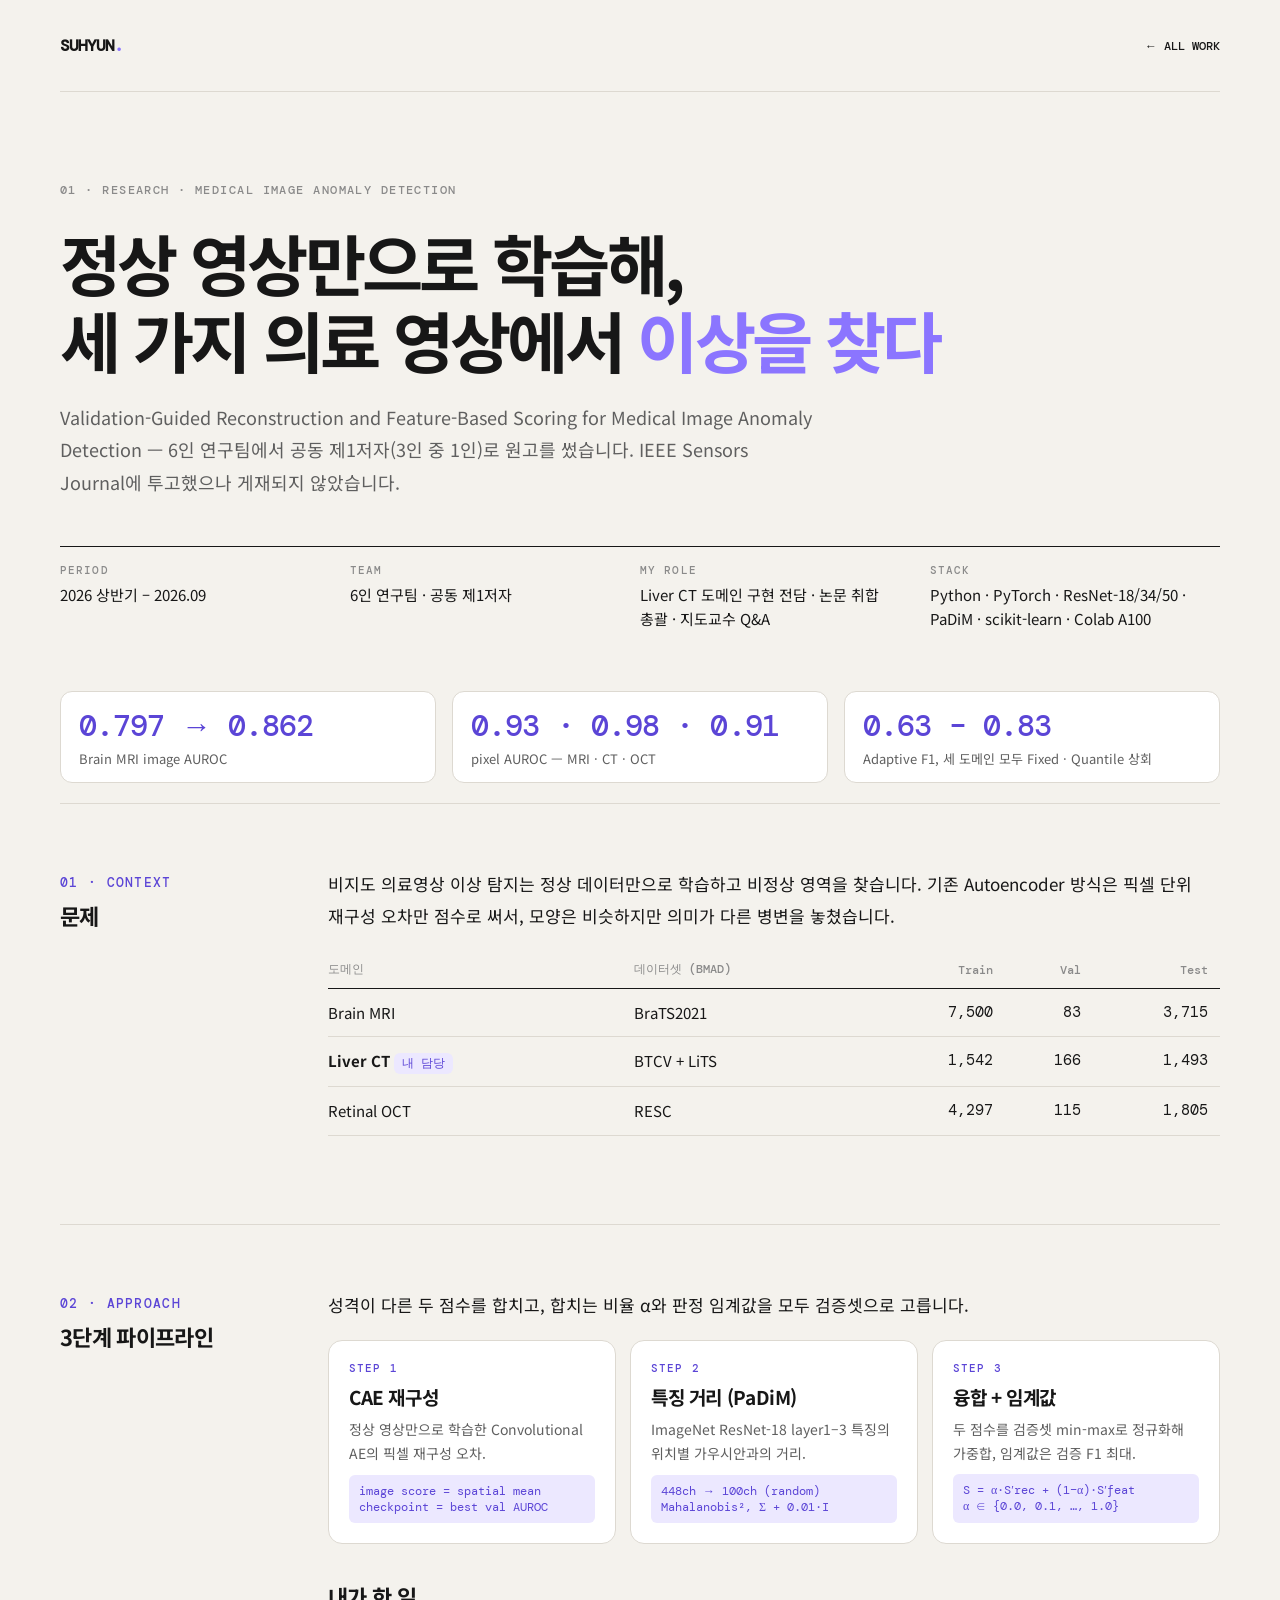
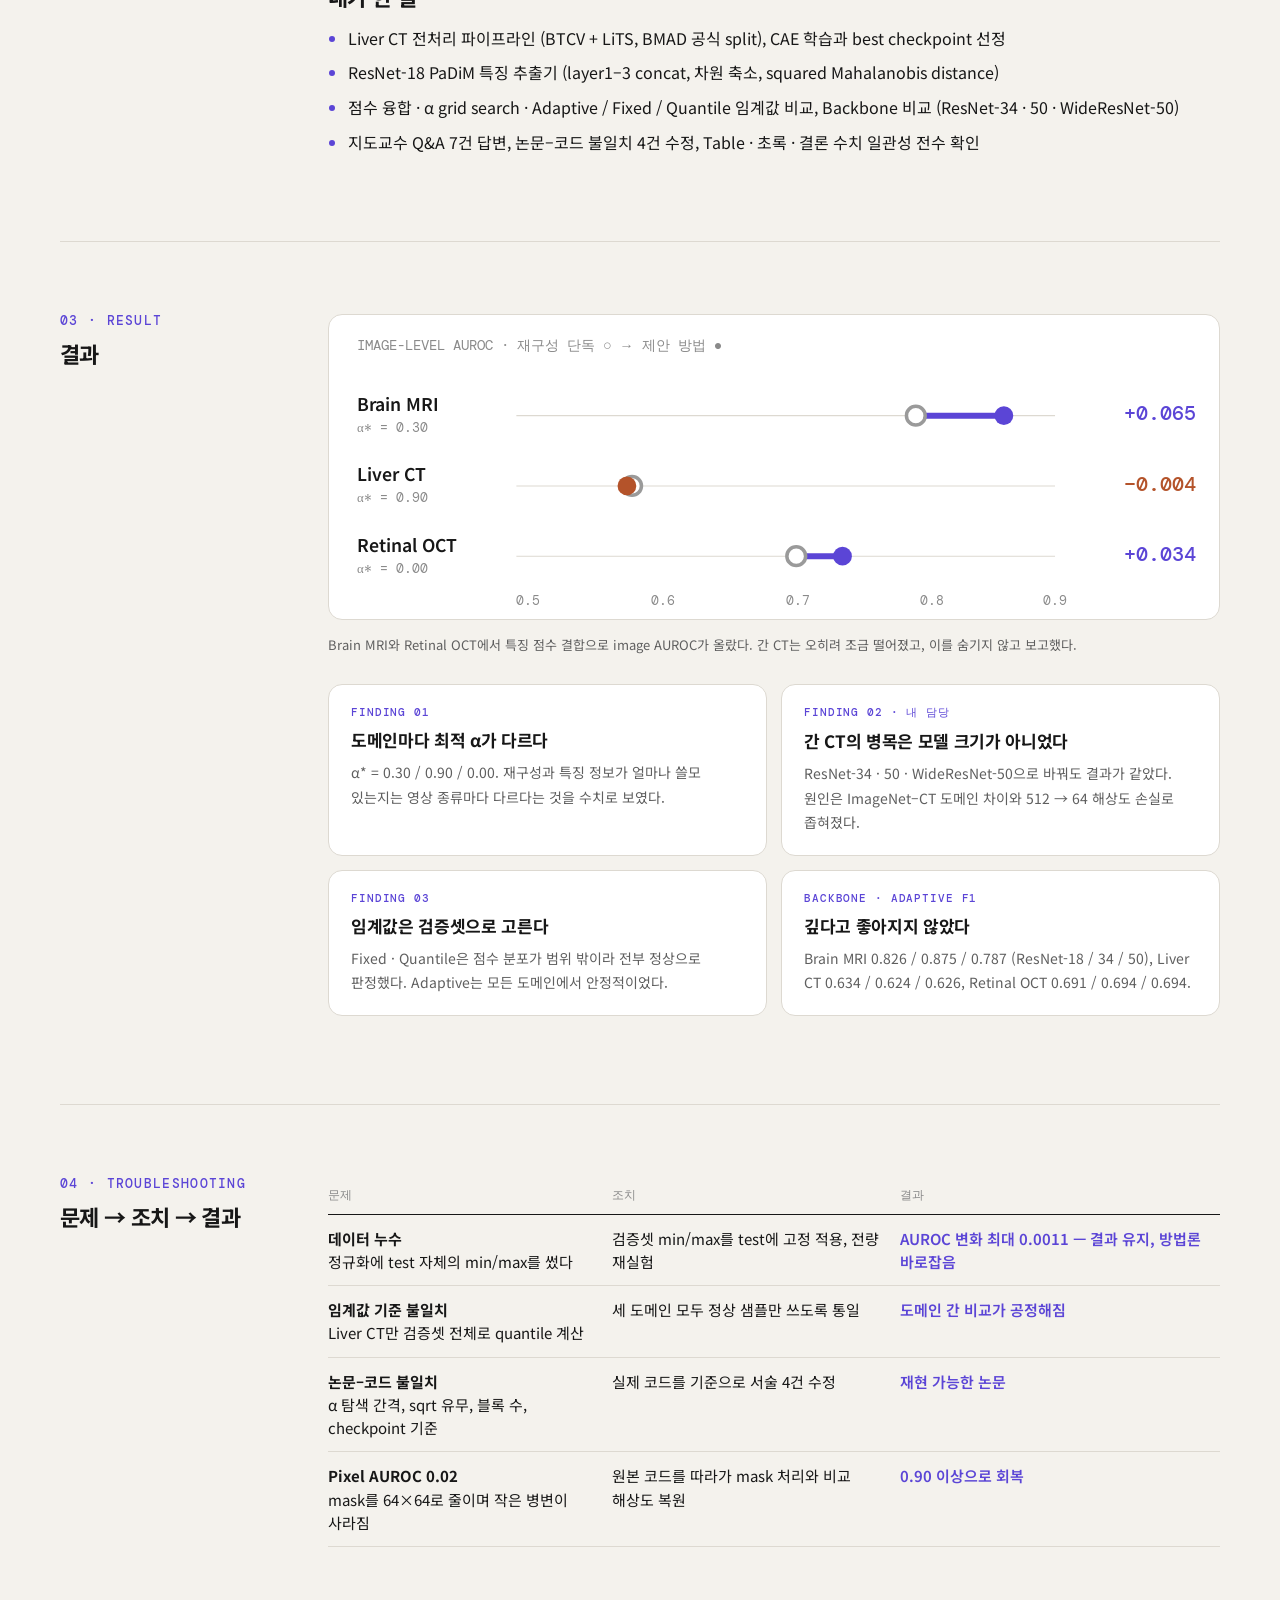
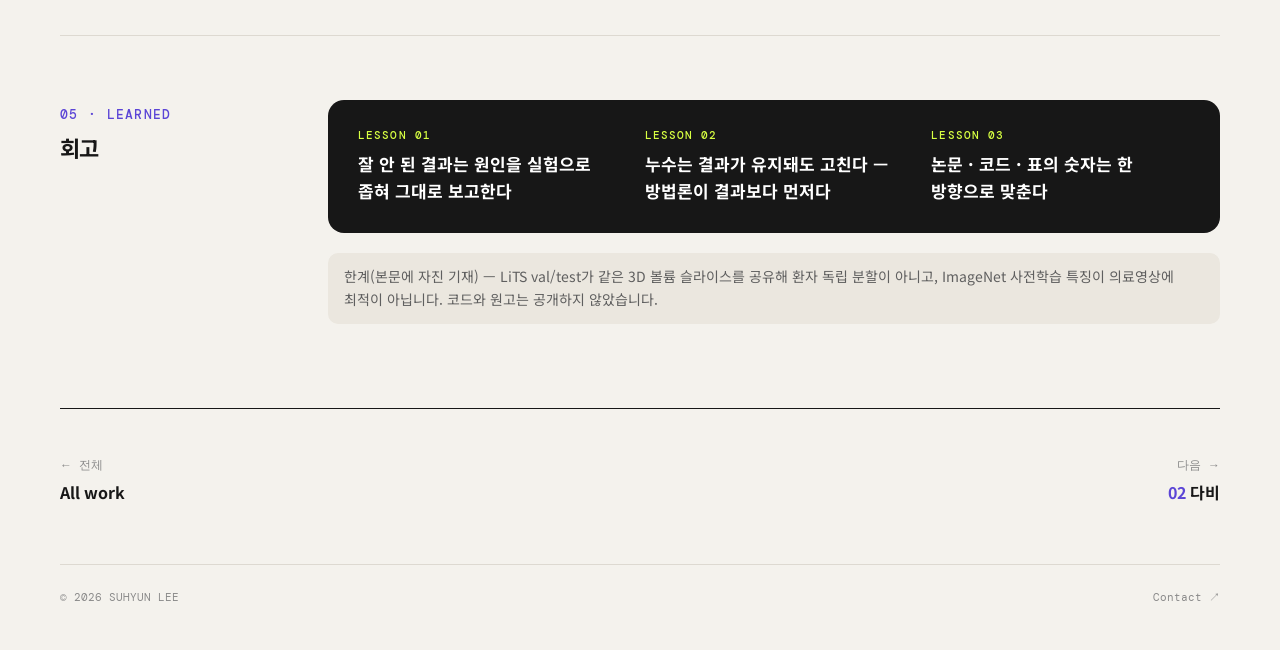
<file: projects/anomaly-detection.html>
<!doctype html>
<html lang="ko">
<head>
  <meta charset="UTF-8" />
  <meta name="viewport" content="width=device-width, initial-scale=1.0" />
  <meta name="description" content="의료영상 이상 탐지 — CAE 재구성 점수와 PaDiM 특징 거리를 검증셋 기준으로 융합. 6인 연구팀 공동 제1저자 원고." />
  <title>의료영상 이상 탐지 — 이수현 포트폴리오</title>
  <link rel="preconnect" href="https://fonts.googleapis.com">
  <link rel="preconnect" href="https://fonts.gstatic.com" crossorigin>
  <link href="https://fonts.googleapis.com/css2?family=DM+Mono:wght@400;500&family=Manrope:wght@400;500;600;700;800&family=Noto+Sans+KR:wght@400;500;600;700;800&display=swap" rel="stylesheet">
  <link rel="stylesheet" href="../style.css" />
</head>
<body>
  <header class="nav shell">
    <a class="brand" href="../index.html">SUHYUN<span>.</span></a>
    <a class="back" href="../index.html#work">← All work</a>
  </header>

  <main>
    <section class="case-hero shell">
      <p class="eyebrow">01 · RESEARCH · MEDICAL IMAGE ANOMALY DETECTION</p>
      <h1>정상 영상만으로 학습해,<br>세 가지 의료 영상에서 <em>이상을 찾다</em></h1>
      <p class="lede">Validation-Guided Reconstruction and Feature-Based Scoring for Medical Image Anomaly Detection — 6인 연구팀에서 공동 제1저자(3인 중 1인)로 원고를 썼습니다. IEEE Sensors Journal에 투고했으나 게재되지 않았습니다.</p>
      <dl class="case-meta">
        <div><dt>PERIOD</dt><dd>2026 상반기 – 2026.09</dd></div>
        <div><dt>TEAM</dt><dd>6인 연구팀 · 공동 제1저자</dd></div>
        <div><dt>MY ROLE</dt><dd>Liver CT 도메인 구현 전담 · 논문 취합 총괄 · 지도교수 Q&amp;A</dd></div>
        <div><dt>STACK</dt><dd>Python · PyTorch · ResNet-18/34/50 · PaDiM · scikit-learn · Colab A100</dd></div>
      </dl>
    </section>

    <div class="shell">
      <div class="kpi-row">
        <div class="kpi"><b>0.797 → 0.862</b><span>Brain MRI image AUROC</span></div>
        <div class="kpi"><b>0.93 · 0.98 · 0.91</b><span>pixel AUROC — MRI · CT · OCT</span></div>
        <div class="kpi"><b>0.63 – 0.83</b><span>Adaptive F1, 세 도메인 모두 Fixed · Quantile 상회</span></div>
      </div>

      <section class="case-section">
        <h2>01 · Context<small>문제</small></h2>
        <div class="case-body">
          <p>비지도 의료영상 이상 탐지는 정상 데이터만으로 학습하고 비정상 영역을 찾습니다. 기존 Autoencoder 방식은 픽셀 단위 재구성 오차만 점수로 써서, 모양은 비슷하지만 의미가 다른 병변을 놓쳤습니다.</p>
          <div class="table-wrap"><table>
            <thead><tr><th>도메인</th><th>데이터셋 (BMAD)</th><th class="num">Train</th><th class="num">Val</th><th class="num">Test</th></tr></thead>
            <tbody>
              <tr><td>Brain MRI</td><td>BraTS2021</td><td class="num">7,500</td><td class="num">83</td><td class="num">3,715</td></tr>
              <tr><td><b>Liver CT</b> <span class="todo" style="color:var(--violet-ink);background:var(--violet-soft)">내 담당</span></td><td>BTCV + LiTS</td><td class="num">1,542</td><td class="num">166</td><td class="num">1,493</td></tr>
              <tr><td>Retinal OCT</td><td>RESC</td><td class="num">4,297</td><td class="num">115</td><td class="num">1,805</td></tr>
            </tbody>
          </table></div>
        </div>
      </section>

      <section class="case-section">
        <h2>02 · Approach<small>3단계 파이프라인</small></h2>
        <div class="case-body">
          <p>성격이 다른 두 점수를 합치고, 합치는 비율 α와 판정 임계값을 모두 검증셋으로 고릅니다.</p>
          <div class="steps">
            <div><b>STEP 1</b><h4>CAE 재구성</h4><p>정상 영상만으로 학습한 Convolutional AE의 픽셀 재구성 오차.</p><code>image score = spatial mean
checkpoint = best val AUROC</code></div>
            <div><b>STEP 2</b><h4>특징 거리 (PaDiM)</h4><p>ImageNet ResNet-18 layer1–3 특징의 위치별 가우시안과의 거리.</p><code>448ch → 100ch (random)
Mahalanobis², Σ + 0.01·I</code></div>
            <div><b>STEP 3</b><h4>융합 + 임계값</h4><p>두 점수를 검증셋 min-max로 정규화해 가중합, 임계값은 검증 F1 최대.</p><code>S = α·S′rec + (1−α)·S′feat
α ∈ {0.0, 0.1, …, 1.0}</code></div>
          </div>
          <h3>내가 한 일</h3>
          <ul class="bullets">
            <li>Liver CT 전처리 파이프라인 (BTCV + LiTS, BMAD 공식 split), CAE 학습과 best checkpoint 선정</li>
            <li>ResNet-18 PaDiM 특징 추출기 (layer1–3 concat, 차원 축소, squared Mahalanobis distance)</li>
            <li>점수 융합 · α grid search · Adaptive / Fixed / Quantile 임계값 비교, Backbone 비교 (ResNet-34 · 50 · WideResNet-50)</li>
            <li>지도교수 Q&amp;A 7건 답변, 논문–코드 불일치 4건 수정, Table · 초록 · 결론 수치 일관성 전수 확인</li>
          </ul>
        </div>
      </section>

      <section class="case-section">
        <h2>03 · Result<small>결과</small></h2>
        <div class="case-body">
          <figure class="figure">
            <svg viewBox="0 0 760 260" role="img" aria-label="Image-level AUROC, 재구성 단독에서 제안 방법으로: Brain MRI 0.7966에서 0.8620(+0.065), Liver CT 0.5859에서 0.5821(−0.004), Retinal OCT 0.7078에서 0.7422(+0.034)">
              <g font-family="DM Mono" font-size="12" fill="#8a8a8a"><text x="24" y="30">IMAGE-LEVEL AUROC · 재구성 단독 ○ → 제안 방법 ●</text></g>
              <g font-family="Noto Sans KR" font-size="15" font-weight="600" fill="#171717"><text x="24" y="82">Brain MRI</text><text x="24" y="142">Liver CT</text><text x="24" y="202">Retinal OCT</text></g>
              <g font-family="DM Mono" font-size="11" fill="#8a8a8a"><text x="24" y="100">α* = 0.30</text><text x="24" y="160">α* = 0.90</text><text x="24" y="220">α* = 0.00</text></g>
              <g stroke="#ddd9d1"><line x1="160" y1="86" x2="620" y2="86"/><line x1="160" y1="146" x2="620" y2="146"/><line x1="160" y1="206" x2="620" y2="206"/></g>
              <line x1="501.1" y1="86" x2="576.3" y2="86" stroke="#5b45d6" stroke-width="5"/>
              <line x1="254.4" y1="146" x2="258.8" y2="146" stroke="#b4532a" stroke-width="5"/>
              <line x1="399.0" y1="206" x2="438.5" y2="206" stroke="#5b45d6" stroke-width="5"/>
              <g fill="#fff" stroke="#9a9a9a" stroke-width="3"><circle cx="501.1" cy="86" r="8"/><circle cx="258.8" cy="146" r="8"/><circle cx="399.0" cy="206" r="8"/></g>
              <circle cx="576.3" cy="86" r="8" fill="#5b45d6"/><circle cx="254.4" cy="146" r="8" fill="#b4532a"/><circle cx="438.5" cy="206" r="8" fill="#5b45d6"/>
              <g font-family="DM Mono" font-size="17" font-weight="500"><text x="740" y="90" text-anchor="end" fill="#5b45d6">+0.065</text><text x="740" y="150" text-anchor="end" fill="#b4532a">−0.004</text><text x="740" y="210" text-anchor="end" fill="#5b45d6">+0.034</text></g>
              <g font-family="DM Mono" font-size="11" fill="#8a8a8a"><text x="160" y="248">0.5</text><text x="275" y="248">0.6</text><text x="390" y="248">0.7</text><text x="505" y="248">0.8</text><text x="610" y="248">0.9</text></g>
            </svg>
            <figcaption>Brain MRI와 Retinal OCT에서 특징 점수 결합으로 image AUROC가 올랐다. 간 CT는 오히려 조금 떨어졌고, 이를 숨기지 않고 보고했다.</figcaption>
          </figure>
          <div class="cards">
            <div><span class="tag">FINDING 01</span><h4>도메인마다 최적 α가 다르다</h4><p>α* = 0.30 / 0.90 / 0.00. 재구성과 특징 정보가 얼마나 쓸모 있는지는 영상 종류마다 다르다는 것을 수치로 보였다.</p></div>
            <div><span class="tag">FINDING 02 · 내 담당</span><h4>간 CT의 병목은 모델 크기가 아니었다</h4><p>ResNet-34 · 50 · WideResNet-50으로 바꿔도 결과가 같았다. 원인은 ImageNet–CT 도메인 차이와 512 → 64 해상도 손실로 좁혀졌다.</p></div>
            <div><span class="tag">FINDING 03</span><h4>임계값은 검증셋으로 고른다</h4><p>Fixed · Quantile은 점수 분포가 범위 밖이라 전부 정상으로 판정했다. Adaptive는 모든 도메인에서 안정적이었다.</p></div>
            <div><span class="tag">BACKBONE · ADAPTIVE F1</span><h4>깊다고 좋아지지 않았다</h4><p>Brain MRI 0.826 / 0.875 / 0.787 (ResNet-18 / 34 / 50), Liver CT 0.634 / 0.624 / 0.626, Retinal OCT 0.691 / 0.694 / 0.694.</p></div>
          </div>
        </div>
      </section>

      <section class="case-section">
        <h2>04 · Troubleshooting<small>문제 → 조치 → 결과</small></h2>
        <div class="case-body">
          <div class="table-wrap"><table>
            <thead><tr><th>문제</th><th>조치</th><th>결과</th></tr></thead>
            <tbody>
              <tr><td><b>데이터 누수</b><br>정규화에 test 자체의 min/max를 썼다</td><td>검증셋 min/max를 test에 고정 적용, 전량 재실험</td><td class="good">AUROC 변화 최대 0.0011 — 결과 유지, 방법론 바로잡음</td></tr>
              <tr><td><b>임계값 기준 불일치</b><br>Liver CT만 검증셋 전체로 quantile 계산</td><td>세 도메인 모두 정상 샘플만 쓰도록 통일</td><td class="good">도메인 간 비교가 공정해짐</td></tr>
              <tr><td><b>논문–코드 불일치</b><br>α 탐색 간격, sqrt 유무, 블록 수, checkpoint 기준</td><td>실제 코드를 기준으로 서술 4건 수정</td><td class="good">재현 가능한 논문</td></tr>
              <tr><td><b>Pixel AUROC 0.02</b><br>mask를 64×64로 줄이며 작은 병변이 사라짐</td><td>원본 코드를 따라가 mask 처리와 비교 해상도 복원</td><td class="good">0.90 이상으로 회복</td></tr>
            </tbody>
          </table></div>
        </div>
      </section>

      <section class="case-section">
        <h2>05 · Learned<small>회고</small></h2>
        <div class="case-body">
          <div class="lessons">
            <div><b>LESSON 01</b><p>잘 안 된 결과는 원인을 실험으로 좁혀 그대로 보고한다</p></div>
            <div><b>LESSON 02</b><p>누수는 결과가 유지돼도 고친다 — 방법론이 결과보다 먼저다</p></div>
            <div><b>LESSON 03</b><p>논문 · 코드 · 표의 숫자는 한 방향으로 맞춘다</p></div>
          </div>
          <p class="note" style="margin-top:20px">한계(본문에 자진 기재) — LiTS val/test가 같은 3D 볼륨 슬라이스를 공유해 환자 독립 분할이 아니고, ImageNet 사전학습 특징이 의료영상에 최적이 아닙니다. 코드와 원고는 공개하지 않았습니다.</p>
        </div>
      </section>

      <nav class="case-next" aria-label="다른 프로젝트">
        <a href="../index.html#work"><small>← 전체</small>All work</a>
        <a href="davi.html" style="text-align:right"><small>다음 →</small><span>02</span> 다비</a>
      </nav>
    </div>
  </main>
  <footer class="shell"><span>© 2026 SUHYUN LEE</span><a href="../index.html#contact">Contact ↗</a></footer>
</body>
</html>
</file>
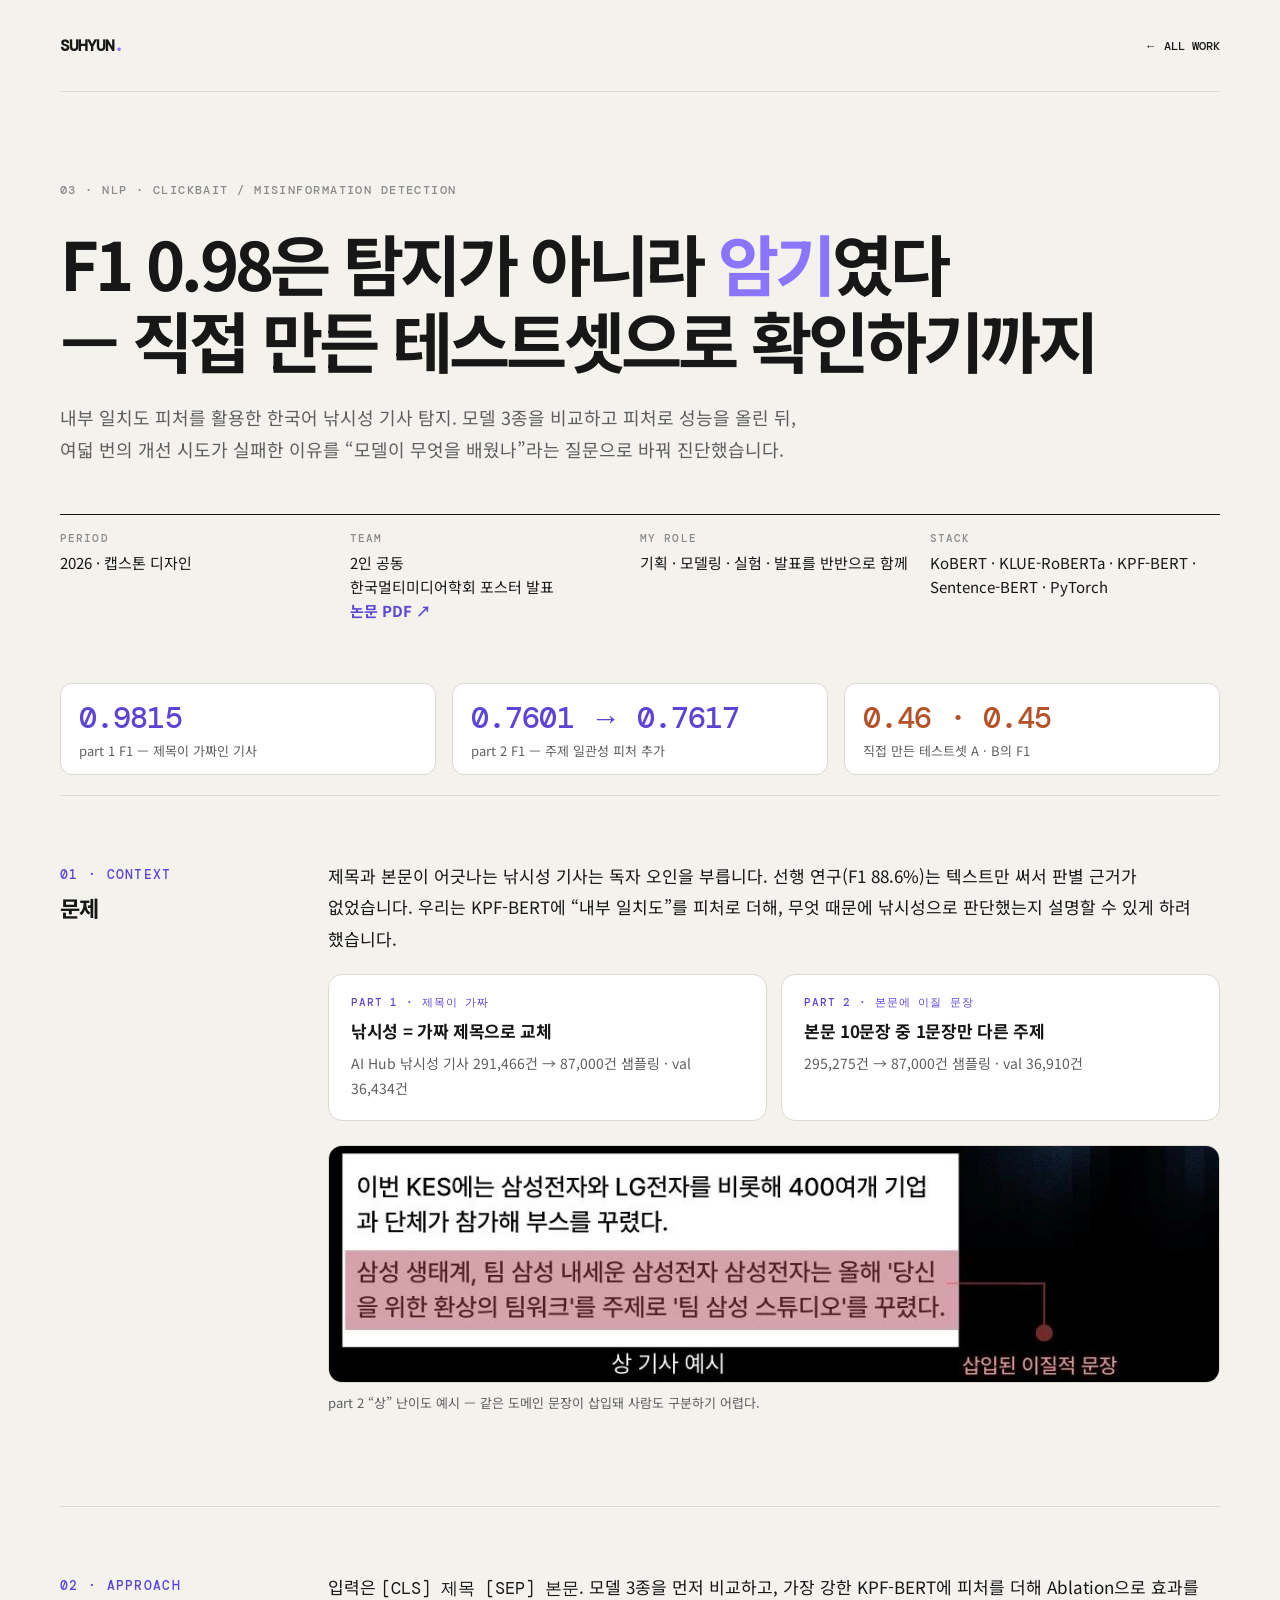
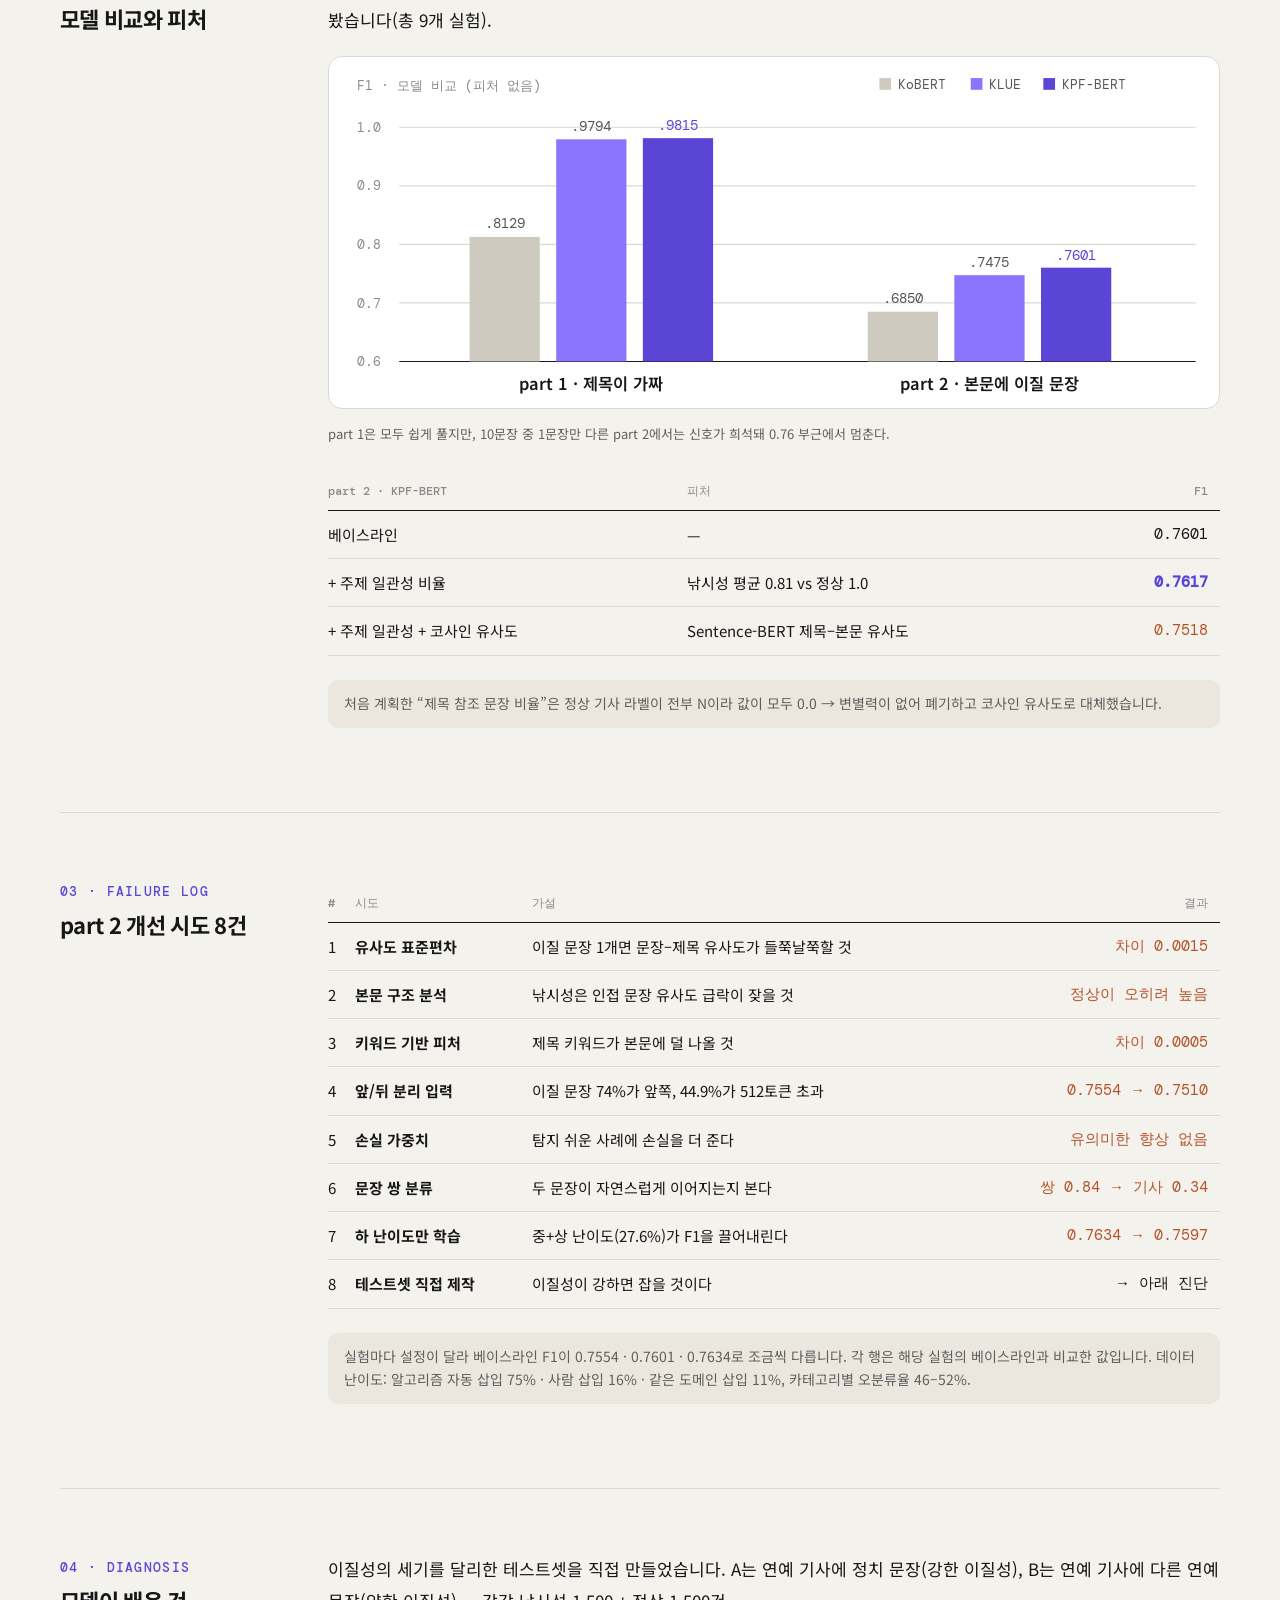
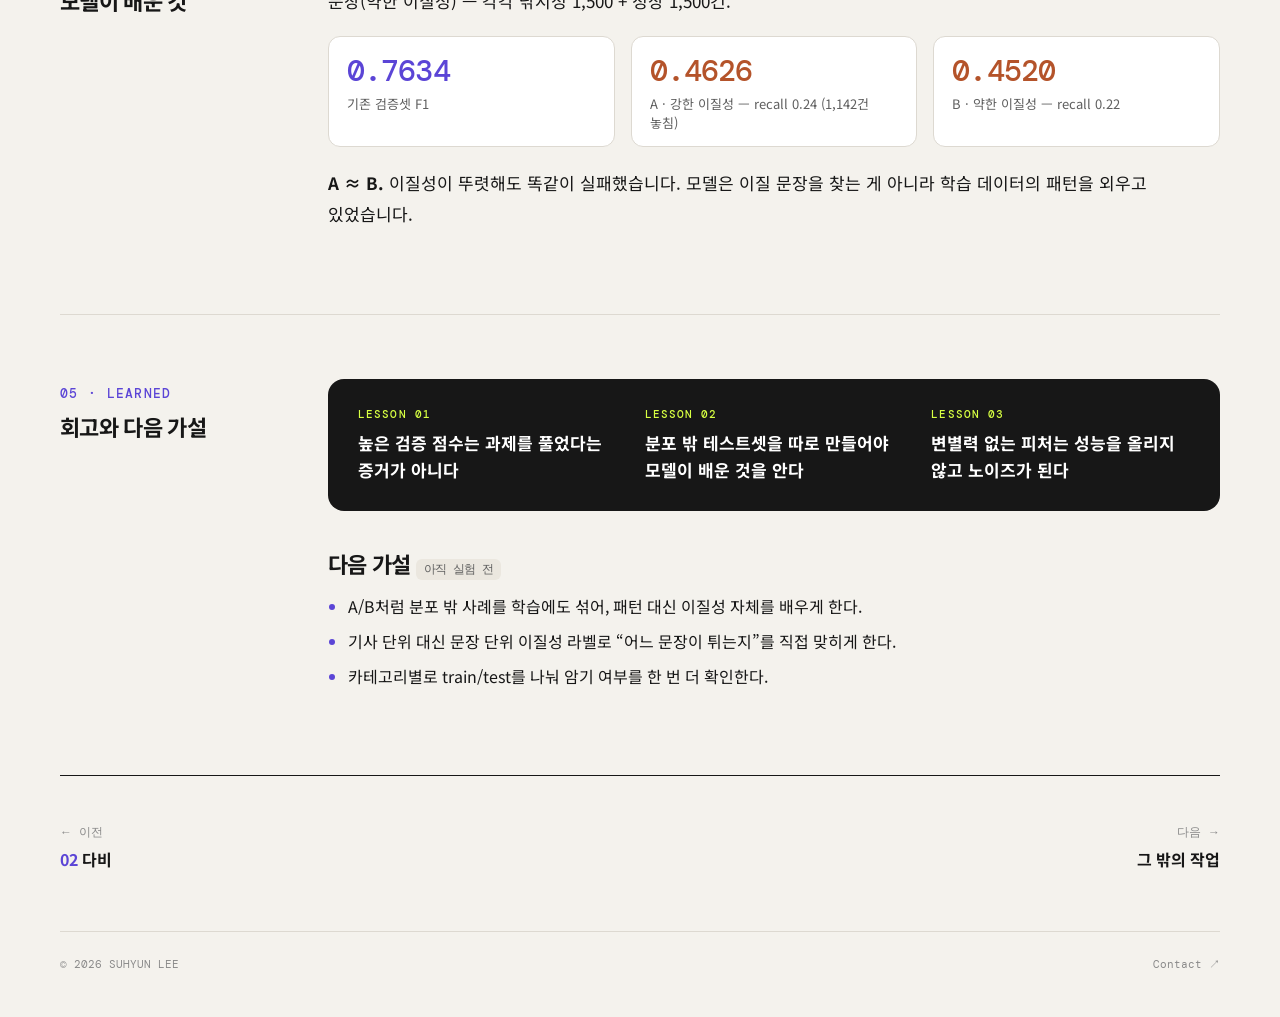
<file: projects/clickbait.html>
<!doctype html>
<html lang="ko">
<head>
  <meta charset="UTF-8" />
  <meta name="viewport" content="width=device-width, initial-scale=1.0" />
  <meta name="description" content="낚시성 기사 탐지 — KPF-BERT와 내부 일치도 피처, 직접 만든 테스트셋으로 패턴 암기를 진단." />
  <title>낚시성 기사 탐지 — 이수현 포트폴리오</title>
  <link rel="preconnect" href="https://fonts.googleapis.com">
  <link rel="preconnect" href="https://fonts.gstatic.com" crossorigin>
  <link href="https://fonts.googleapis.com/css2?family=DM+Mono:wght@400;500&family=Manrope:wght@400;500;600;700;800&family=Noto+Sans+KR:wght@400;500;600;700;800&display=swap" rel="stylesheet">
  <link rel="stylesheet" href="../style.css" />
</head>
<body>
  <header class="nav shell">
    <a class="brand" href="../index.html">SUHYUN<span>.</span></a>
    <a class="back" href="../index.html#work">← All work</a>
  </header>

  <main>
    <section class="case-hero shell">
      <p class="eyebrow">03 · NLP · CLICKBAIT / MISINFORMATION DETECTION</p>
      <h1>F1 0.98은 탐지가 아니라 <em>암기</em>였다<br>— 직접 만든 테스트셋으로 확인하기까지</h1>
      <p class="lede">내부 일치도 피처를 활용한 한국어 낚시성 기사 탐지. 모델 3종을 비교하고 피처로 성능을 올린 뒤, 여덟 번의 개선 시도가 실패한 이유를 “모델이 무엇을 배웠나”라는 질문으로 바꿔 진단했습니다.</p>
      <dl class="case-meta">
        <div><dt>PERIOD</dt><dd>2026 · 캡스톤 디자인</dd></div>
        <div><dt>TEAM</dt><dd>2인 공동<br>한국멀티미디어학회 포스터 발표<br><a href="../papers/KMMS2026_Clickbait_KPF-BERT.pdf" target="_blank" rel="noopener" style="color:var(--violet-ink);font-weight:700">논문 PDF ↗</a></dd></div>
        <div><dt>MY ROLE</dt><dd>기획 · 모델링 · 실험 · 발표를 반반으로 함께</dd></div>
        <div><dt>STACK</dt><dd>KoBERT · KLUE-RoBERTa · KPF-BERT · Sentence-BERT · PyTorch</dd></div>
      </dl>
    </section>

    <div class="shell">
      <div class="kpi-row">
        <div class="kpi"><b>0.9815</b><span>part 1 F1 — 제목이 가짜인 기사</span></div>
        <div class="kpi"><b>0.7601 → 0.7617</b><span>part 2 F1 — 주제 일관성 피처 추가</span></div>
        <div class="kpi warn"><b>0.46 · 0.45</b><span>직접 만든 테스트셋 A · B의 F1</span></div>
      </div>

      <section class="case-section">
        <h2>01 · Context<small>문제</small></h2>
        <div class="case-body">
          <p>제목과 본문이 어긋나는 낚시성 기사는 독자 오인을 부릅니다. 선행 연구(F1 88.6%)는 텍스트만 써서 판별 근거가 없었습니다. 우리는 KPF-BERT에 “내부 일치도”를 피처로 더해, 무엇 때문에 낚시성으로 판단했는지 설명할 수 있게 하려 했습니다.</p>
          <div class="cards">
            <div><span class="tag">PART 1 · 제목이 가짜</span><h4>낚시성 = 가짜 제목으로 교체</h4><p>AI Hub 낚시성 기사 291,466건 → 87,000건 샘플링 · val 36,434건</p></div>
            <div><span class="tag">PART 2 · 본문에 이질 문장</span><h4>본문 10문장 중 1문장만 다른 주제</h4><p>295,275건 → 87,000건 샘플링 · val 36,910건</p></div>
          </div>
          <figure class="figure dark"><img src="../assets/clickbait-example.webp" alt="part 2 상 난이도 예시: 삼성전자 전시 기사 본문에 다른 맥락의 문장이 삽입되어 있다" width="973" height="258" loading="lazy"><figcaption>part 2 “상” 난이도 예시 — 같은 도메인 문장이 삽입돼 사람도 구분하기 어렵다.</figcaption></figure>
        </div>
      </section>

      <section class="case-section">
        <h2>02 · Approach<small>모델 비교와 피처</small></h2>
        <div class="case-body">
          <p>입력은 <code style="font-family:'DM Mono'">[CLS] 제목 [SEP] 본문</code>. 모델 3종을 먼저 비교하고, 가장 강한 KPF-BERT에 피처를 더해 Ablation으로 효과를 봤습니다(총 9개 실험).</p>
          <figure class="figure">
            <svg viewBox="0 0 760 300" role="img" aria-label="F1 모델 비교, 피처 없음. part 1: KoBERT 0.8129, KLUE-RoBERTa 0.9794, KPF-BERT 0.9815. part 2: KoBERT 0.6850, KLUE-RoBERTa 0.7475, KPF-BERT 0.7601">
              <g font-family="DM Mono" font-size="11" fill="#8a8a8a"><text x="24" y="28">F1 · 모델 비교 (피처 없음)</text>
                <text x="24" y="64">1.0</text><text x="24" y="114">0.9</text><text x="24" y="164">0.8</text><text x="24" y="214">0.7</text><text x="24" y="264">0.6</text></g>
              <g stroke="#ddd9d1"><line x1="60" y1="60" x2="740" y2="60"/><line x1="60" y1="110" x2="740" y2="110"/><line x1="60" y1="160" x2="740" y2="160"/><line x1="60" y1="210" x2="740" y2="210"/></g>
              <line x1="60" y1="260" x2="740" y2="260" stroke="#171717"/>
              <!-- y = 260 - (v-0.6)*500 -->
              <rect x="120" y="153.6" width="60" height="106.4" fill="#cfcac0"/><rect x="194" y="70.3" width="60" height="189.7" fill="#8b75ff"/><rect x="268" y="69.3" width="60" height="190.7" fill="#5b45d6"/>
              <rect x="460" y="217.5" width="60" height="42.5" fill="#cfcac0"/><rect x="534" y="186.3" width="60" height="73.7" fill="#8b75ff"/><rect x="608" y="179.9" width="60" height="80.1" fill="#5b45d6"/>
              <g font-family="DM Mono" font-size="12" fill="#555" text-anchor="middle">
                <text x="150" y="146">.8129</text><text x="224" y="63">.9794</text><text x="298" y="62" fill="#5b45d6">.9815</text>
                <text x="490" y="210">.6850</text><text x="564" y="179">.7475</text><text x="638" y="173" fill="#5b45d6">.7601</text>
              </g>
              <g font-family="Noto Sans KR" font-size="14" font-weight="600" fill="#171717" text-anchor="middle"><text x="224" y="284">part 1 · 제목이 가짜</text><text x="564" y="284">part 2 · 본문에 이질 문장</text></g>
              <g font-family="DM Mono" font-size="11" fill="#555"><rect x="470" y="18" width="10" height="10" fill="#cfcac0"/><text x="486" y="27">KoBERT</text><rect x="548" y="18" width="10" height="10" fill="#8b75ff"/><text x="564" y="27">KLUE</text><rect x="610" y="18" width="10" height="10" fill="#5b45d6"/><text x="626" y="27">KPF-BERT</text></g>
            </svg>
            <figcaption>part 1은 모두 쉽게 풀지만, 10문장 중 1문장만 다른 part 2에서는 신호가 희석돼 0.76 부근에서 멈춘다.</figcaption>
          </figure>
          <div class="table-wrap"><table>
            <thead><tr><th>part 2 · KPF-BERT</th><th>피처</th><th class="num">F1</th></tr></thead>
            <tbody>
              <tr><td>베이스라인</td><td>—</td><td class="num">0.7601</td></tr>
              <tr><td>+ 주제 일관성 비율</td><td>낚시성 평균 0.81 vs 정상 1.0</td><td class="num good">0.7617</td></tr>
              <tr><td>+ 주제 일관성 + 코사인 유사도</td><td>Sentence-BERT 제목–본문 유사도</td><td class="num bad">0.7518</td></tr>
            </tbody>
          </table></div>
          <p class="note">처음 계획한 “제목 참조 문장 비율”은 정상 기사 라벨이 전부 N이라 값이 모두 0.0 → 변별력이 없어 폐기하고 코사인 유사도로 대체했습니다.</p>
        </div>
      </section>

      <section class="case-section">
        <h2>03 · Failure log<small>part 2 개선 시도 8건</small></h2>
        <div class="case-body">
          <div class="table-wrap"><table>
            <thead><tr><th>#</th><th>시도</th><th>가설</th><th class="num">결과</th></tr></thead>
            <tbody>
              <tr><td>1</td><td><b>유사도 표준편차</b></td><td>이질 문장 1개면 문장–제목 유사도가 들쭉날쭉할 것</td><td class="num bad">차이 0.0015</td></tr>
              <tr><td>2</td><td><b>본문 구조 분석</b></td><td>낚시성은 인접 문장 유사도 급락이 잦을 것</td><td class="num bad">정상이 오히려 높음</td></tr>
              <tr><td>3</td><td><b>키워드 기반 피처</b></td><td>제목 키워드가 본문에 덜 나올 것</td><td class="num bad">차이 0.0005</td></tr>
              <tr><td>4</td><td><b>앞/뒤 분리 입력</b></td><td>이질 문장 74%가 앞쪽, 44.9%가 512토큰 초과</td><td class="num bad">0.7554 → 0.7510</td></tr>
              <tr><td>5</td><td><b>손실 가중치</b></td><td>탐지 쉬운 사례에 손실을 더 준다</td><td class="num bad">유의미한 향상 없음</td></tr>
              <tr><td>6</td><td><b>문장 쌍 분류</b></td><td>두 문장이 자연스럽게 이어지는지 본다</td><td class="num bad">쌍 0.84 → 기사 0.34</td></tr>
              <tr><td>7</td><td><b>하 난이도만 학습</b></td><td>중+상 난이도(27.6%)가 F1을 끌어내린다</td><td class="num bad">0.7634 → 0.7597</td></tr>
              <tr><td>8</td><td><b>테스트셋 직접 제작</b></td><td>이질성이 강하면 잡을 것이다</td><td class="num">→ 아래 진단</td></tr>
            </tbody>
          </table></div>
          <p class="note">실험마다 설정이 달라 베이스라인 F1이 0.7554 · 0.7601 · 0.7634로 조금씩 다릅니다. 각 행은 해당 실험의 베이스라인과 비교한 값입니다. 데이터 난이도: 알고리즘 자동 삽입 75% · 사람 삽입 16% · 같은 도메인 삽입 11%, 카테고리별 오분류율 46–52%.</p>
        </div>
      </section>

      <section class="case-section">
        <h2>04 · Diagnosis<small>모델이 배운 것</small></h2>
        <div class="case-body">
          <p>이질성의 세기를 달리한 테스트셋을 직접 만들었습니다. A는 연예 기사에 정치 문장(강한 이질성), B는 연예 기사에 다른 연예 문장(약한 이질성) — 각각 낚시성 1,500 + 정상 1,500건.</p>
          <div class="kpi-row">
            <div class="kpi"><b>0.7634</b><span>기존 검증셋 F1</span></div>
            <div class="kpi warn"><b>0.4626</b><span>A · 강한 이질성 — recall 0.24 (1,142건 놓침)</span></div>
            <div class="kpi warn"><b>0.4520</b><span>B · 약한 이질성 — recall 0.22</span></div>
          </div>
          <p><b>A ≈ B.</b> 이질성이 뚜렷해도 똑같이 실패했습니다. 모델은 이질 문장을 찾는 게 아니라 학습 데이터의 패턴을 외우고 있었습니다.</p>
        </div>
      </section>

      <section class="case-section">
        <h2>05 · Learned<small>회고와 다음 가설</small></h2>
        <div class="case-body">
          <div class="lessons">
            <div><b>LESSON 01</b><p>높은 검증 점수는 과제를 풀었다는 증거가 아니다</p></div>
            <div><b>LESSON 02</b><p>분포 밖 테스트셋을 따로 만들어야 모델이 배운 것을 안다</p></div>
            <div><b>LESSON 03</b><p>변별력 없는 피처는 성능을 올리지 않고 노이즈가 된다</p></div>
          </div>
          <h3 style="margin-top:36px">다음 가설 <span class="todo" style="color:var(--muted);background:#ebe7df">아직 실험 전</span></h3>
          <ul class="bullets">
            <li>A/B처럼 분포 밖 사례를 학습에도 섞어, 패턴 대신 이질성 자체를 배우게 한다.</li>
            <li>기사 단위 대신 문장 단위 이질성 라벨로 “어느 문장이 튀는지”를 직접 맞히게 한다.</li>
            <li>카테고리별로 train/test를 나눠 암기 여부를 한 번 더 확인한다.</li>
          </ul>
        </div>
      </section>

      <nav class="case-next" aria-label="다른 프로젝트">
        <a href="davi.html"><small>← 이전</small><span>02</span> 다비</a>
        <a href="../index.html#other" style="text-align:right"><small>다음 →</small>그 밖의 작업</a>
      </nav>
    </div>
  </main>
  <footer class="shell"><span>© 2026 SUHYUN LEE</span><a href="../index.html#contact">Contact ↗</a></footer>
</body>
</html>
</file>
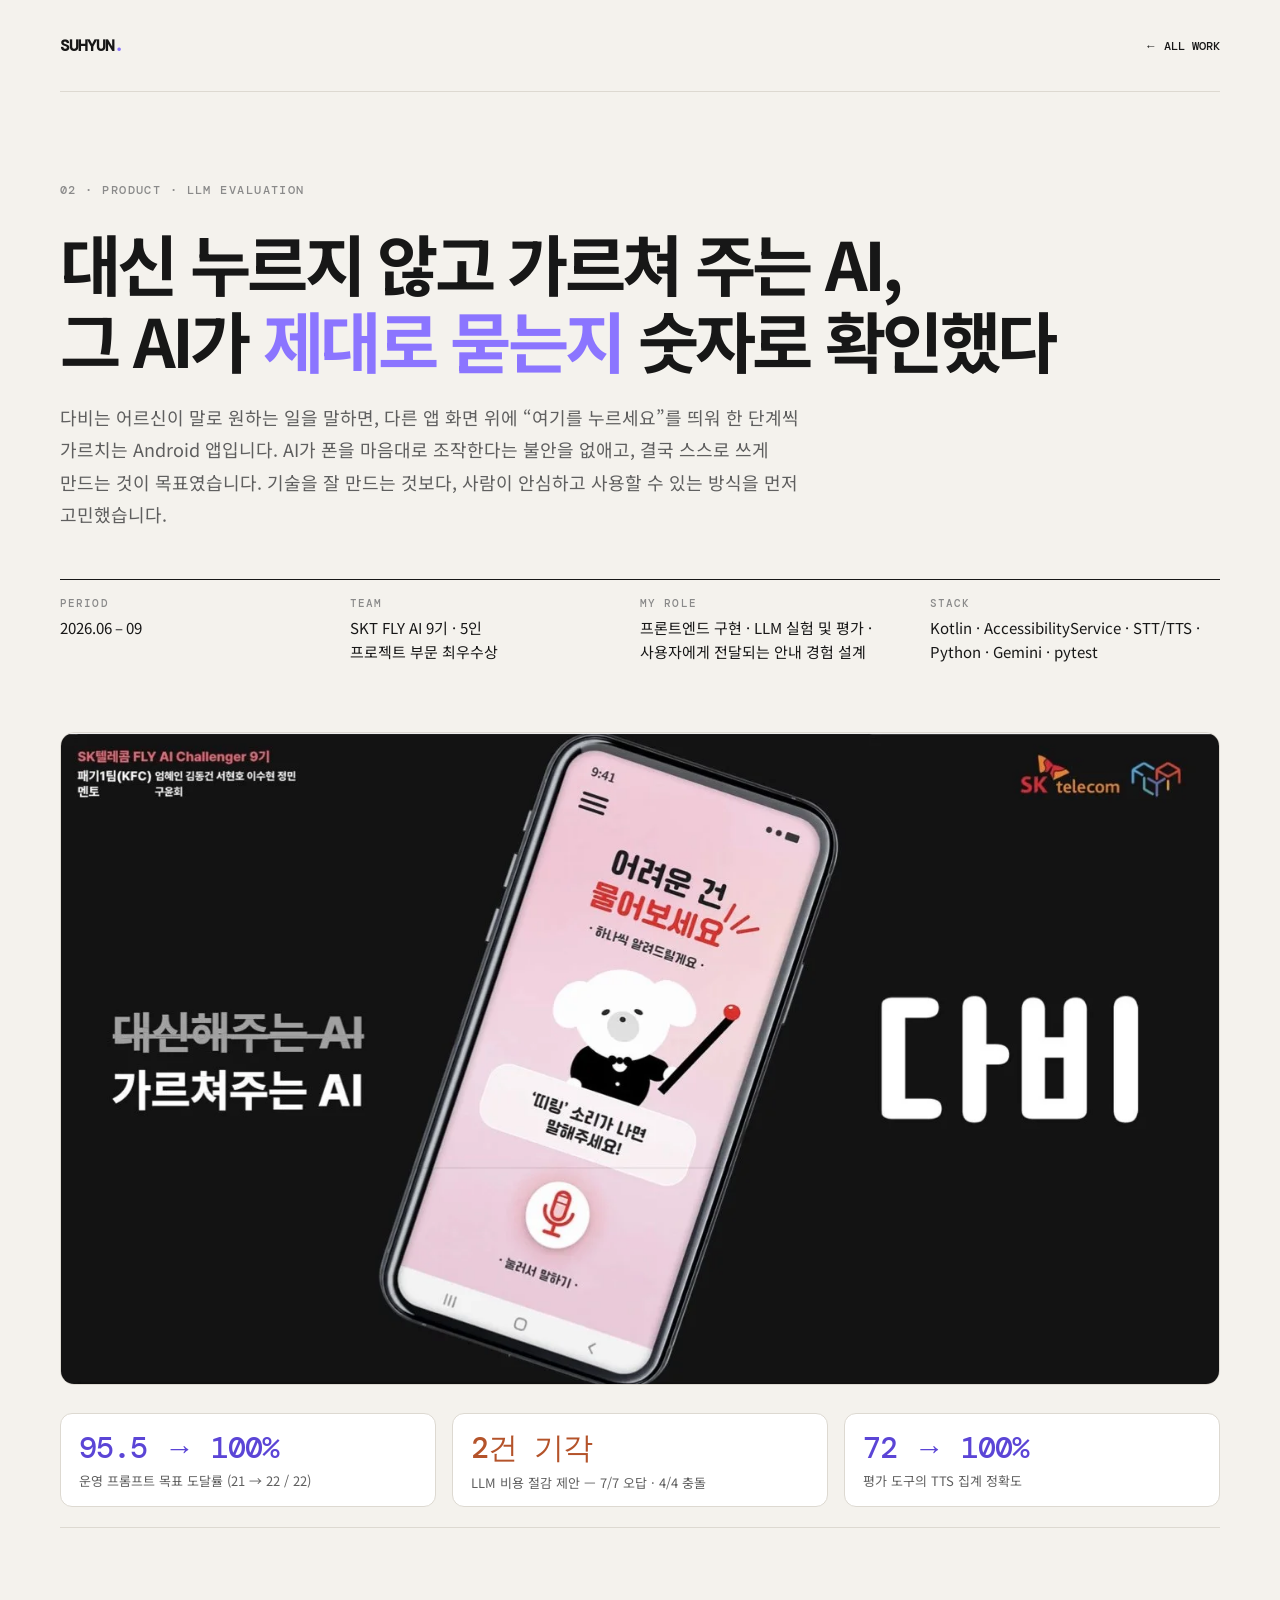
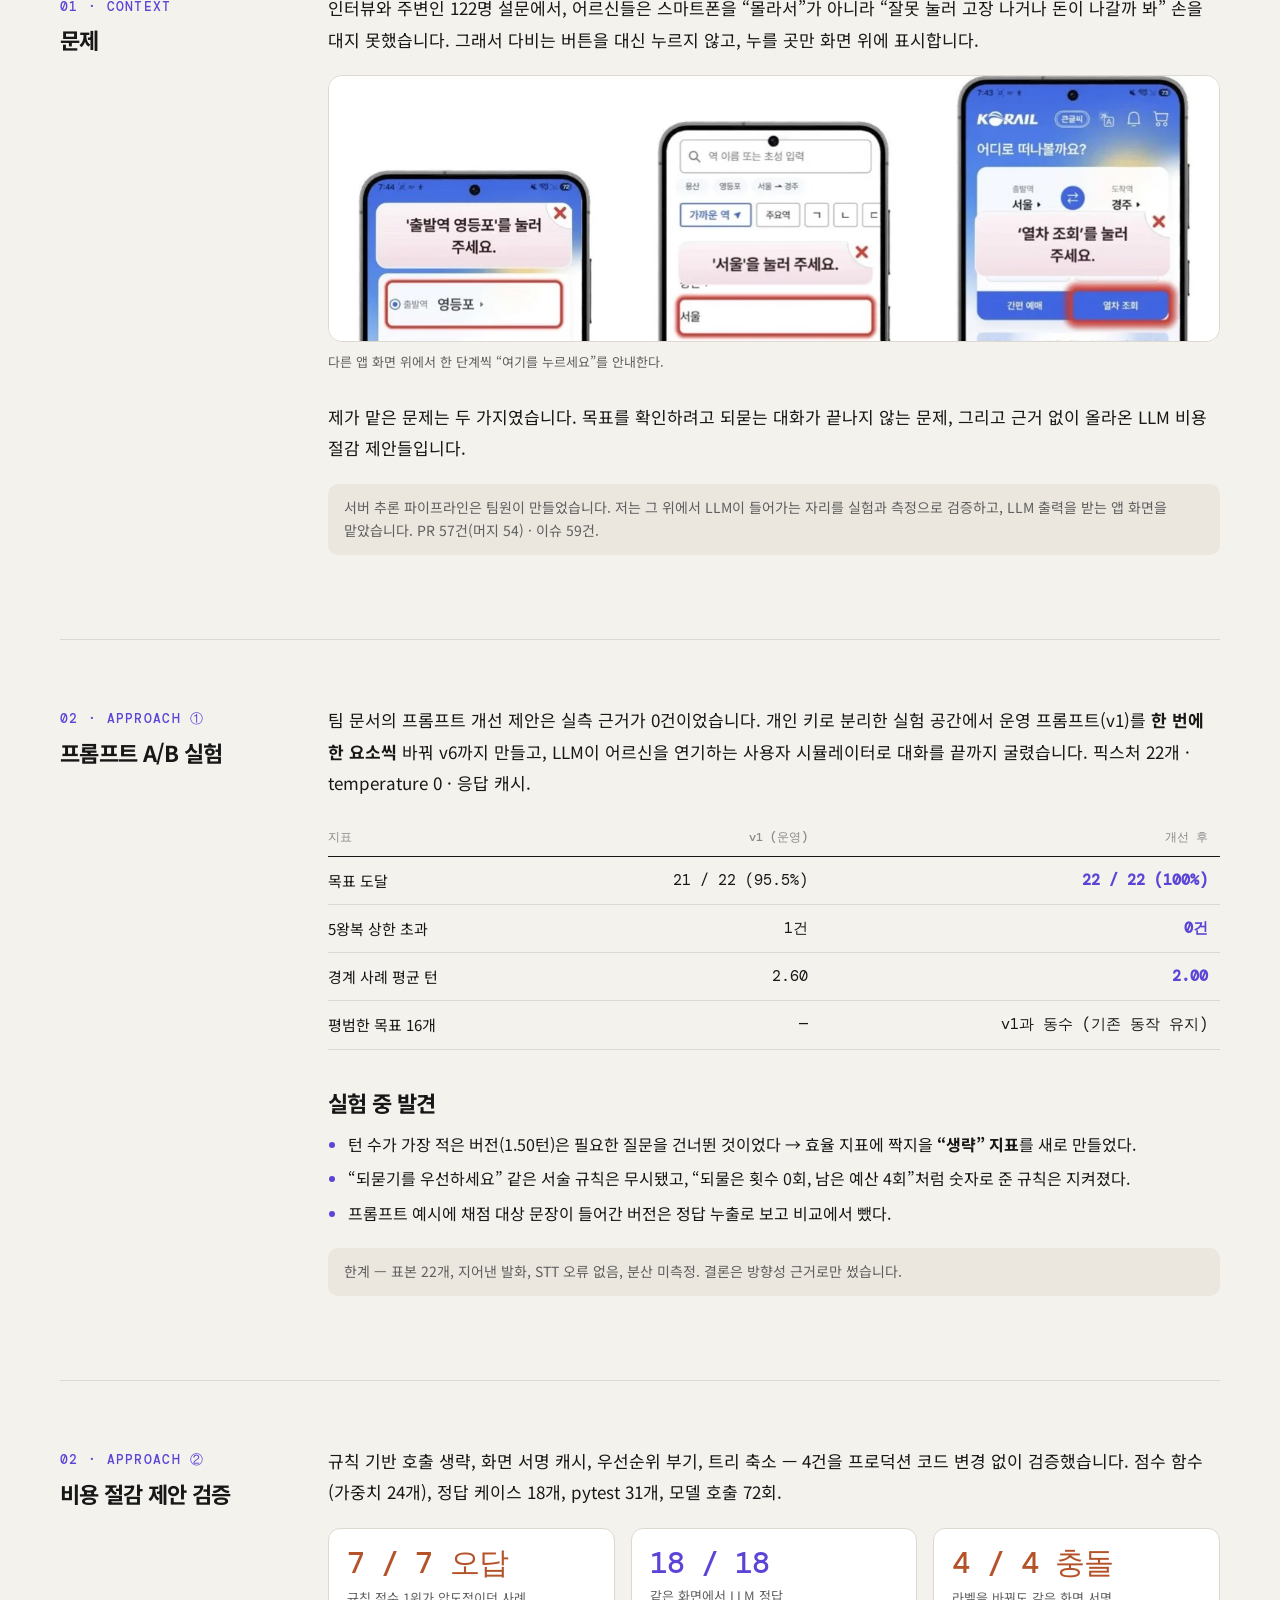
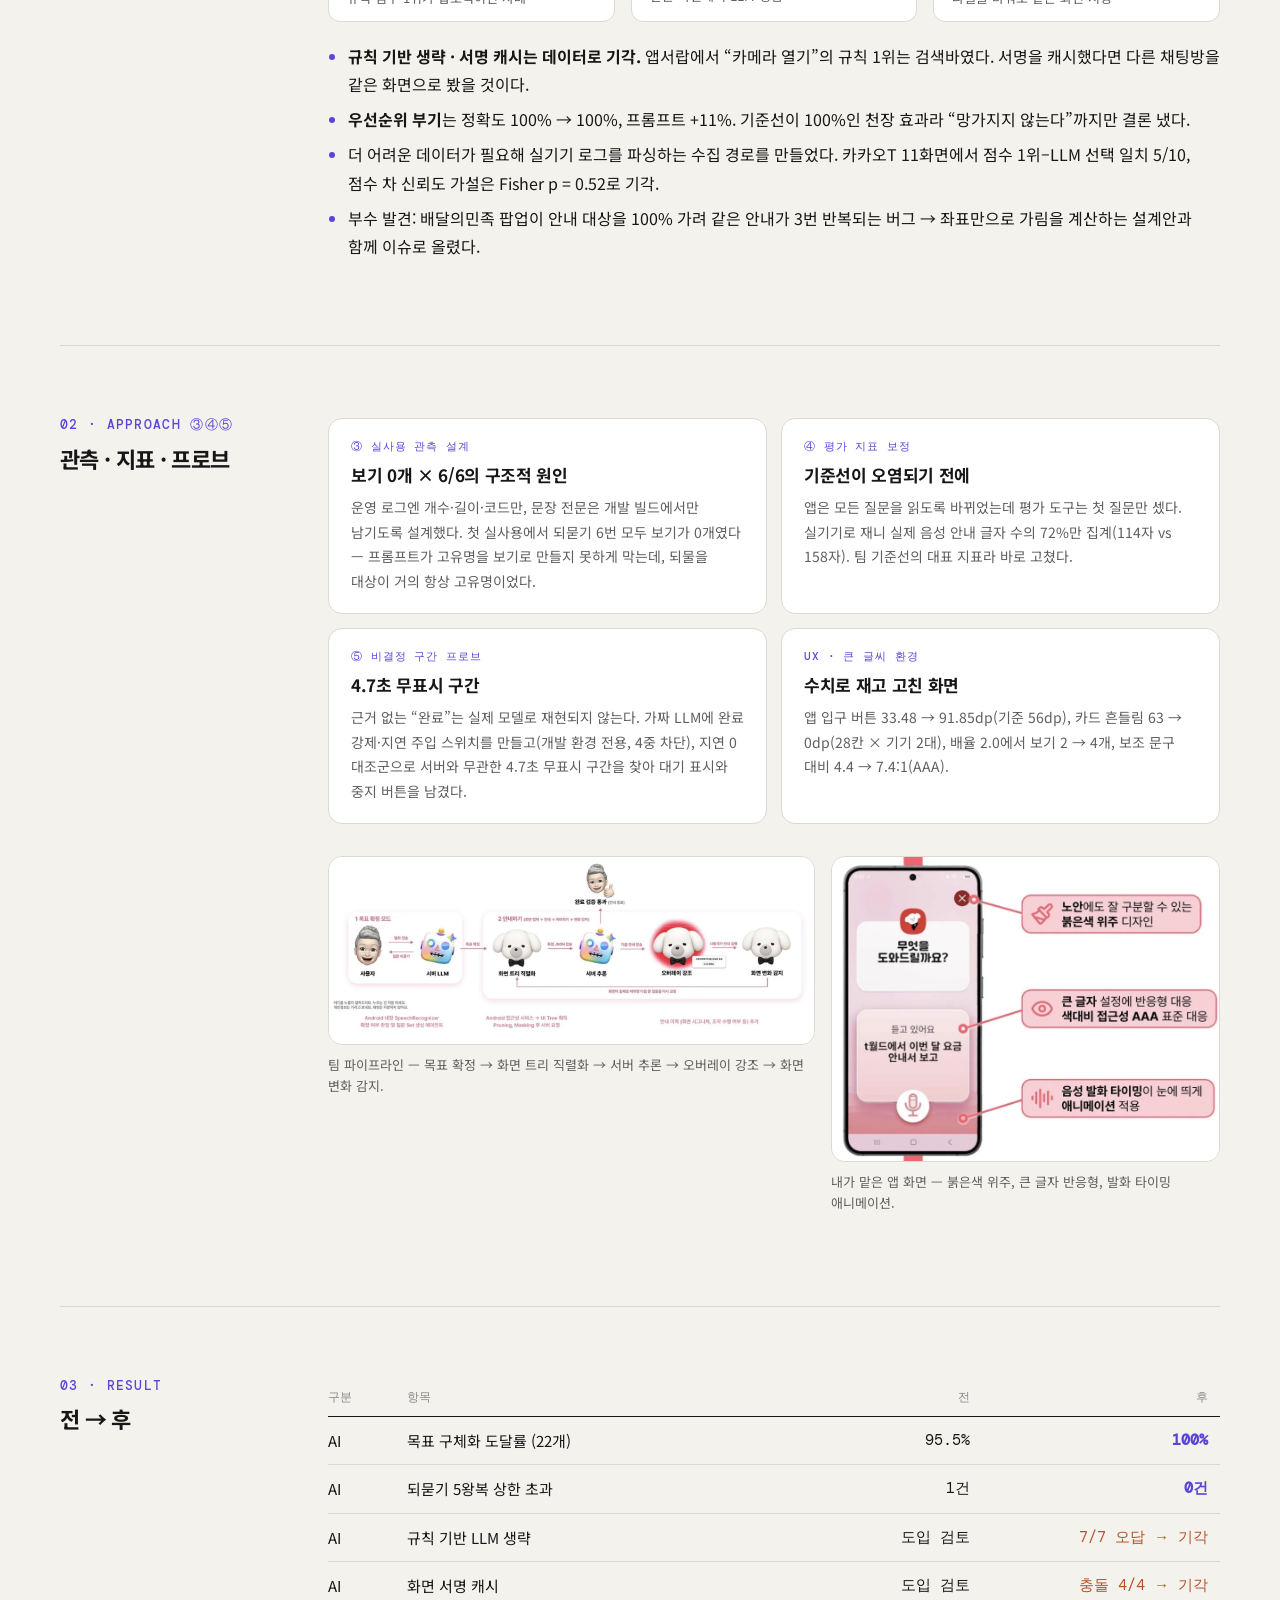
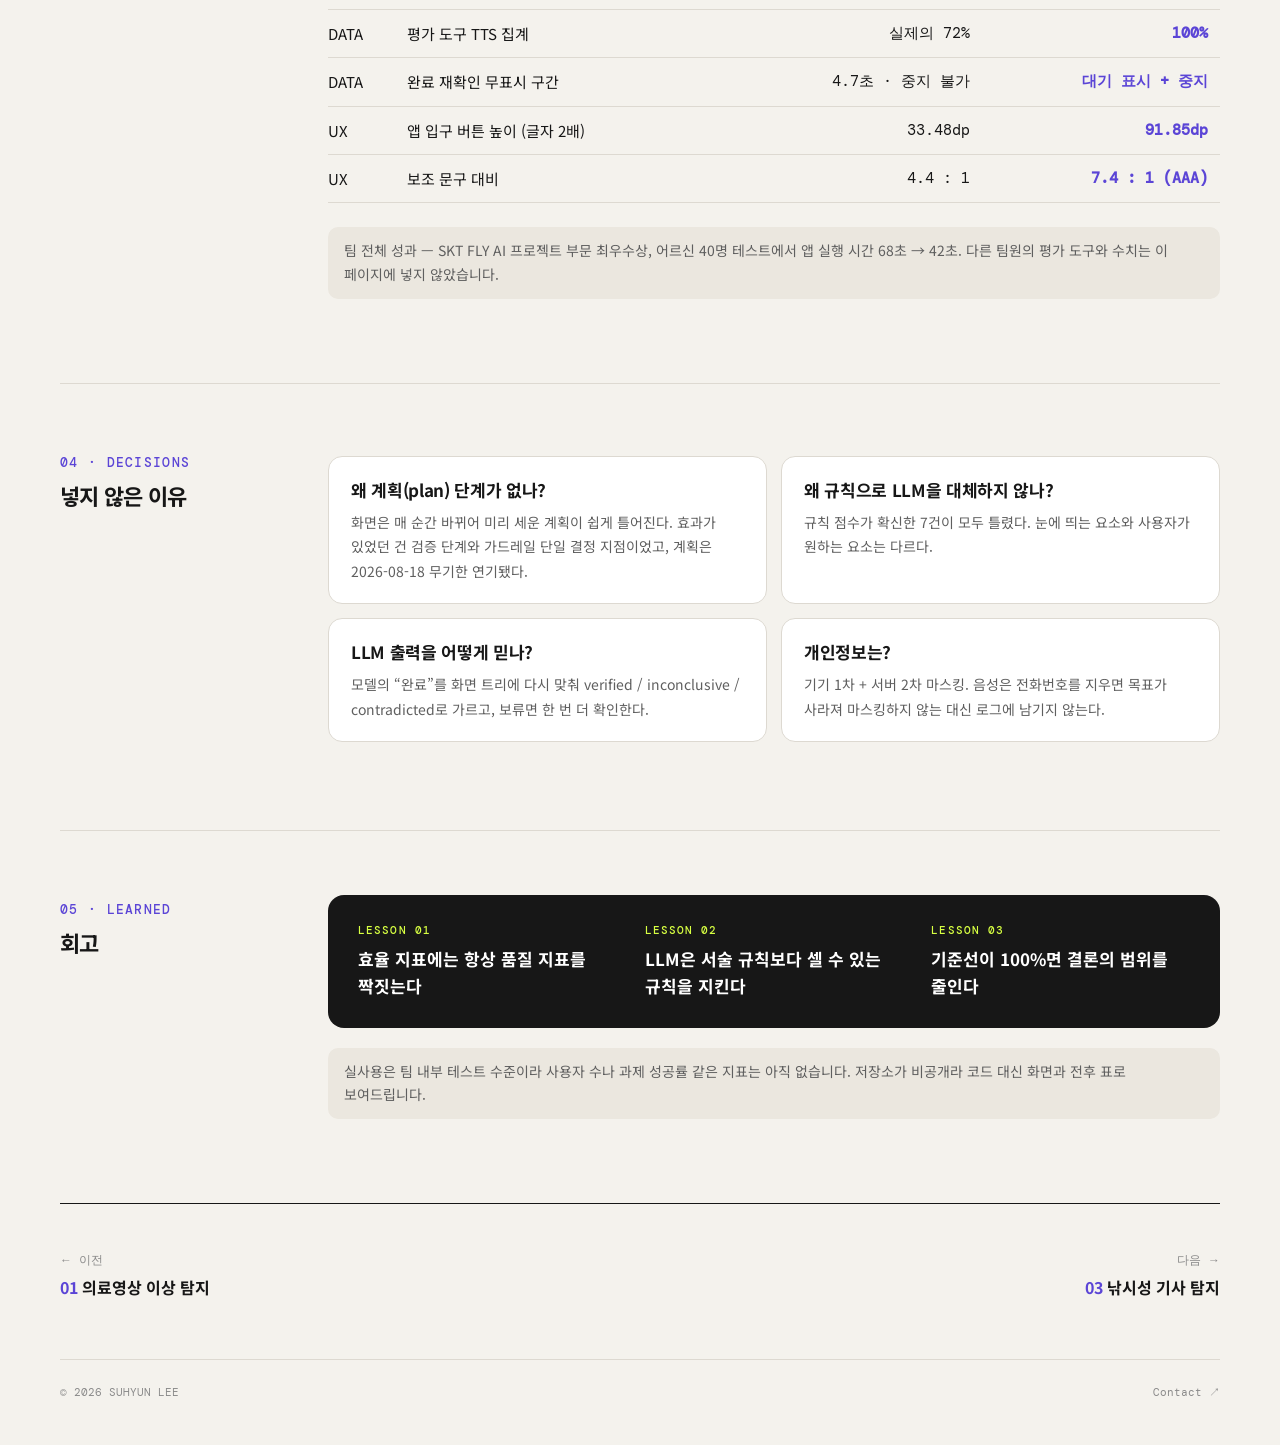
<file: projects/davi.html>
<!doctype html>
<html lang="ko">
<head>
  <meta charset="UTF-8" />
  <meta name="viewport" content="width=device-width, initial-scale=1.0" />
  <meta name="description" content="다비 — 대신 누르지 않고 가르쳐 주는 시니어 안내 앱. LLM 프롬프트 실험 · 평가 지표 · 실사용 관측." />
  <title>다비 — 이수현 포트폴리오</title>
  <link rel="preconnect" href="https://fonts.googleapis.com">
  <link rel="preconnect" href="https://fonts.gstatic.com" crossorigin>
  <link href="https://fonts.googleapis.com/css2?family=DM+Mono:wght@400;500&family=Manrope:wght@400;500;600;700;800&family=Noto+Sans+KR:wght@400;500;600;700;800&display=swap" rel="stylesheet">
  <link rel="stylesheet" href="../style.css" />
</head>
<body>
  <header class="nav shell">
    <a class="brand" href="../index.html">SUHYUN<span>.</span></a>
    <a class="back" href="../index.html#work">← All work</a>
  </header>

  <main>
    <section class="case-hero shell">
      <p class="eyebrow">02 · PRODUCT · LLM EVALUATION</p>
      <h1>대신 누르지 않고 가르쳐 주는 AI,<br>그 AI가 <em>제대로 묻는지</em> 숫자로 확인했다</h1>
      <p class="lede">다비는 어르신이 말로 원하는 일을 말하면, 다른 앱 화면 위에 “여기를 누르세요”를 띄워 한 단계씩 가르치는 Android 앱입니다. AI가 폰을 마음대로 조작한다는 불안을 없애고, 결국 스스로 쓰게 만드는 것이 목표였습니다. 기술을 잘 만드는 것보다, 사람이 안심하고 사용할 수 있는 방식을 먼저 고민했습니다.</p>
      <dl class="case-meta">
        <div><dt>PERIOD</dt><dd>2026.06 – 09</dd></div>
        <div><dt>TEAM</dt><dd>SKT FLY AI 9기 · 5인<br>프로젝트 부문 최우수상</dd></div>
        <div><dt>MY ROLE</dt><dd>프론트엔드 구현 · LLM 실험 및 평가 · 사용자에게 전달되는 안내 경험 설계</dd></div>
        <div><dt>STACK</dt><dd>Kotlin · AccessibilityService · STT/TTS · Python · Gemini · pytest</dd></div>
      </dl>
    </section>

    <div class="shell">
      <figure class="figure dark"><img src="../assets/davi-cover.webp" alt="다비 앱 화면 — 어려운 건 물어보세요" width="1400" height="788"></figure>

      <div class="kpi-row">
        <div class="kpi"><b>95.5 → 100%</b><span>운영 프롬프트 목표 도달률 (21 → 22 / 22)</span></div>
        <div class="kpi warn"><b>2건 기각</b><span>LLM 비용 절감 제안 — 7/7 오답 · 4/4 충돌</span></div>
        <div class="kpi"><b>72 → 100%</b><span>평가 도구의 TTS 집계 정확도</span></div>
      </div>

      <section class="case-section">
        <h2>01 · Context<small>문제</small></h2>
        <div class="case-body">
          <p>인터뷰와 주변인 122명 설문에서, 어르신들은 스마트폰을 “몰라서”가 아니라 “잘못 눌러 고장 나거나 돈이 나갈까 봐” 손을 대지 못했습니다. 그래서 다비는 버튼을 대신 누르지 않고, 누를 곳만 화면 위에 표시합니다.</p>
          <figure class="figure"><img src="../assets/davi-steps.webp" alt="코레일 앱 위에 '출발역 영등포를 눌러 주세요' 등 단계별 안내가 뜬 화면 세 장" width="1204" height="358" loading="lazy"><figcaption>다른 앱 화면 위에서 한 단계씩 “여기를 누르세요”를 안내한다.</figcaption></figure>
          <p>제가 맡은 문제는 두 가지였습니다. 목표를 확인하려고 되묻는 대화가 끝나지 않는 문제, 그리고 근거 없이 올라온 LLM 비용 절감 제안들입니다.</p>
          <p class="note">서버 추론 파이프라인은 팀원이 만들었습니다. 저는 그 위에서 LLM이 들어가는 자리를 실험과 측정으로 검증하고, LLM 출력을 받는 앱 화면을 맡았습니다. PR 57건(머지 54) · 이슈 59건.</p>
        </div>
      </section>

      <section class="case-section">
        <h2>02 · Approach ①<small>프롬프트 A/B 실험</small></h2>
        <div class="case-body">
          <p>팀 문서의 프롬프트 개선 제안은 실측 근거가 0건이었습니다. 개인 키로 분리한 실험 공간에서 운영 프롬프트(v1)를 <b>한 번에 한 요소씩</b> 바꿔 v6까지 만들고, LLM이 어르신을 연기하는 사용자 시뮬레이터로 대화를 끝까지 굴렸습니다. 픽스처 22개 · temperature 0 · 응답 캐시.</p>
          <div class="table-wrap"><table>
            <thead><tr><th>지표</th><th class="num">v1 (운영)</th><th class="num">개선 후</th></tr></thead>
            <tbody>
              <tr><td>목표 도달</td><td class="num">21 / 22 (95.5%)</td><td class="num good">22 / 22 (100%)</td></tr>
              <tr><td>5왕복 상한 초과</td><td class="num">1건</td><td class="num good">0건</td></tr>
              <tr><td>경계 사례 평균 턴</td><td class="num">2.60</td><td class="num good">2.00</td></tr>
              <tr><td>평범한 목표 16개</td><td class="num">—</td><td class="num">v1과 동수 (기존 동작 유지)</td></tr>
            </tbody>
          </table></div>
          <h3>실험 중 발견</h3>
          <ul class="bullets">
            <li>턴 수가 가장 적은 버전(1.50턴)은 필요한 질문을 건너뛴 것이었다 → 효율 지표에 짝지을 <b>“생략” 지표</b>를 새로 만들었다.</li>
            <li>“되묻기를 우선하세요” 같은 서술 규칙은 무시됐고, “되물은 횟수 0회, 남은 예산 4회”처럼 숫자로 준 규칙은 지켜졌다.</li>
            <li>프롬프트 예시에 채점 대상 문장이 들어간 버전은 정답 누출로 보고 비교에서 뺐다.</li>
          </ul>
          <p class="note">한계 — 표본 22개, 지어낸 발화, STT 오류 없음, 분산 미측정. 결론은 방향성 근거로만 썼습니다.</p>
        </div>
      </section>

      <section class="case-section">
        <h2>02 · Approach ②<small>비용 절감 제안 검증</small></h2>
        <div class="case-body">
          <p>규칙 기반 호출 생략, 화면 서명 캐시, 우선순위 부기, 트리 축소 — 4건을 프로덕션 코드 변경 없이 검증했습니다. 점수 함수(가중치 24개), 정답 케이스 18개, pytest 31개, 모델 호출 72회.</p>
          <div class="kpi-row">
            <div class="kpi warn"><b>7 / 7 오답</b><span>규칙 점수 1위가 압도적이던 사례</span></div>
            <div class="kpi"><b>18 / 18</b><span>같은 화면에서 LLM 정답</span></div>
            <div class="kpi warn"><b>4 / 4 충돌</b><span>라벨을 바꿔도 같은 화면 서명</span></div>
          </div>
          <ul class="bullets">
            <li><b>규칙 기반 생략 · 서명 캐시는 데이터로 기각.</b> 앱서랍에서 “카메라 열기”의 규칙 1위는 검색바였다. 서명을 캐시했다면 다른 채팅방을 같은 화면으로 봤을 것이다.</li>
            <li><b>우선순위 부기</b>는 정확도 100% → 100%, 프롬프트 +11%. 기준선이 100%인 천장 효과라 “망가지지 않는다”까지만 결론 냈다.</li>
            <li>더 어려운 데이터가 필요해 실기기 로그를 파싱하는 수집 경로를 만들었다. 카카오T 11화면에서 점수 1위–LLM 선택 일치 5/10, 점수 차 신뢰도 가설은 Fisher p = 0.52로 기각.</li>
            <li>부수 발견: 배달의민족 팝업이 안내 대상을 100% 가려 같은 안내가 3번 반복되는 버그 → 좌표만으로 가림을 계산하는 설계안과 함께 이슈로 올렸다.</li>
          </ul>
        </div>
      </section>

      <section class="case-section">
        <h2>02 · Approach ③④⑤<small>관측 · 지표 · 프로브</small></h2>
        <div class="case-body">
          <div class="cards">
            <div><span class="tag">③ 실사용 관측 설계</span><h4>보기 0개 × 6/6의 구조적 원인</h4><p>운영 로그엔 개수·길이·코드만, 문장 전문은 개발 빌드에서만 남기도록 설계했다. 첫 실사용에서 되묻기 6번 모두 보기가 0개였다 — 프롬프트가 고유명을 보기로 만들지 못하게 막는데, 되물을 대상이 거의 항상 고유명이었다.</p></div>
            <div><span class="tag">④ 평가 지표 보정</span><h4>기준선이 오염되기 전에</h4><p>앱은 모든 질문을 읽도록 바뀌었는데 평가 도구는 첫 질문만 셌다. 실기기로 재니 실제 음성 안내 글자 수의 72%만 집계(114자 vs 158자). 팀 기준선의 대표 지표라 바로 고쳤다.</p></div>
            <div><span class="tag">⑤ 비결정 구간 프로브</span><h4>4.7초 무표시 구간</h4><p>근거 없는 “완료”는 실제 모델로 재현되지 않는다. 가짜 LLM에 완료 강제·지연 주입 스위치를 만들고(개발 환경 전용, 4중 차단), 지연 0 대조군으로 서버와 무관한 4.7초 무표시 구간을 찾아 대기 표시와 중지 버튼을 남겼다.</p></div>
            <div><span class="tag">UX · 큰 글씨 환경</span><h4>수치로 재고 고친 화면</h4><p>앱 입구 버튼 33.48 → 91.85dp(기준 56dp), 카드 흔들림 63 → 0dp(28칸 × 기기 2대), 배율 2.0에서 보기 2 → 4개, 보조 문구 대비 4.4 → 7.4:1(AAA).</p></div>
          </div>
          <div class="figure-pair">
            <figure class="figure"><img src="../assets/davi-pipeline.webp" alt="다비 파이프라인: 목표 확정 모드, 화면 트리 직렬화, 서버 추론, 오버레이 강조, 화면 변화 감지" width="1386" height="534" loading="lazy"><figcaption>팀 파이프라인 — 목표 확정 → 화면 트리 직렬화 → 서버 추론 → 오버레이 강조 → 화면 변화 감지.</figcaption></figure>
            <figure class="figure"><img src="../assets/davi-ui.webp" alt="다비 음성 입력 화면과 디자인 주석: 붉은색 위주 디자인, 큰 글자 반응형, 발화 타이밍 애니메이션" width="868" height="682" loading="lazy"><figcaption>내가 맡은 앱 화면 — 붉은색 위주, 큰 글자 반응형, 발화 타이밍 애니메이션.</figcaption></figure>
          </div>
        </div>
      </section>

      <section class="case-section">
        <h2>03 · Result<small>전 → 후</small></h2>
        <div class="case-body">
          <div class="table-wrap"><table>
            <thead><tr><th>구분</th><th>항목</th><th class="num">전</th><th class="num">후</th></tr></thead>
            <tbody>
              <tr><td>AI</td><td>목표 구체화 도달률 (22개)</td><td class="num">95.5%</td><td class="num good">100%</td></tr>
              <tr><td>AI</td><td>되묻기 5왕복 상한 초과</td><td class="num">1건</td><td class="num good">0건</td></tr>
              <tr><td>AI</td><td>규칙 기반 LLM 생략</td><td class="num">도입 검토</td><td class="num bad">7/7 오답 → 기각</td></tr>
              <tr><td>AI</td><td>화면 서명 캐시</td><td class="num">도입 검토</td><td class="num bad">충돌 4/4 → 기각</td></tr>
              <tr><td>DATA</td><td>평가 도구 TTS 집계</td><td class="num">실제의 72%</td><td class="num good">100%</td></tr>
              <tr><td>DATA</td><td>완료 재확인 무표시 구간</td><td class="num">4.7초 · 중지 불가</td><td class="num good">대기 표시 + 중지</td></tr>
              <tr><td>UX</td><td>앱 입구 버튼 높이 (글자 2배)</td><td class="num">33.48dp</td><td class="num good">91.85dp</td></tr>
              <tr><td>UX</td><td>보조 문구 대비</td><td class="num">4.4 : 1</td><td class="num good">7.4 : 1 (AAA)</td></tr>
            </tbody>
          </table></div>
          <p class="note">팀 전체 성과 — SKT FLY AI 프로젝트 부문 최우수상, 어르신 40명 테스트에서 앱 실행 시간 68초 → 42초. 다른 팀원의 평가 도구와 수치는 이 페이지에 넣지 않았습니다.</p>
        </div>
      </section>

      <section class="case-section">
        <h2>04 · Decisions<small>넣지 않은 이유</small></h2>
        <div class="case-body">
          <div class="cards">
            <div><h4>왜 계획(plan) 단계가 없나?</h4><p>화면은 매 순간 바뀌어 미리 세운 계획이 쉽게 틀어진다. 효과가 있었던 건 검증 단계와 가드레일 단일 결정 지점이었고, 계획은 2026-08-18 무기한 연기됐다.</p></div>
            <div><h4>왜 규칙으로 LLM을 대체하지 않나?</h4><p>규칙 점수가 확신한 7건이 모두 틀렸다. 눈에 띄는 요소와 사용자가 원하는 요소는 다르다.</p></div>
            <div><h4>LLM 출력을 어떻게 믿나?</h4><p>모델의 “완료”를 화면 트리에 다시 맞춰 verified / inconclusive / contradicted로 가르고, 보류면 한 번 더 확인한다.</p></div>
            <div><h4>개인정보는?</h4><p>기기 1차 + 서버 2차 마스킹. 음성은 전화번호를 지우면 목표가 사라져 마스킹하지 않는 대신 로그에 남기지 않는다.</p></div>
          </div>
        </div>
      </section>

      <section class="case-section">
        <h2>05 · Learned<small>회고</small></h2>
        <div class="case-body">
          <div class="lessons">
            <div><b>LESSON 01</b><p>효율 지표에는 항상 품질 지표를 짝짓는다</p></div>
            <div><b>LESSON 02</b><p>LLM은 서술 규칙보다 셀 수 있는 규칙을 지킨다</p></div>
            <div><b>LESSON 03</b><p>기준선이 100%면 결론의 범위를 줄인다</p></div>
          </div>
          <p class="note" style="margin-top:20px">실사용은 팀 내부 테스트 수준이라 사용자 수나 과제 성공률 같은 지표는 아직 없습니다. 저장소가 비공개라 코드 대신 화면과 전후 표로 보여드립니다.</p>
        </div>
      </section>

      <nav class="case-next" aria-label="다른 프로젝트">
        <a href="anomaly-detection.html"><small>← 이전</small><span>01</span> 의료영상 이상 탐지</a>
        <a href="clickbait.html" style="text-align:right"><small>다음 →</small><span>03</span> 낚시성 기사 탐지</a>
      </nav>
    </div>
  </main>
  <footer class="shell"><span>© 2026 SUHYUN LEE</span><a href="../index.html#contact">Contact ↗</a></footer>
</body>
</html>
</file>
<file: style.css>
:root {
  --ink: #171717;
  --muted: #5f5f5f;
  --soft: #8a8a8a;
  --line: #ddd9d1;
  --paper: #f4f2ed;
  --card: #ffffff;
  --acid: #d7ff42;
  --lav: #dcd3ff;
  --violet: #8b75ff;      /* 큰 글씨 · 장식용 */
  --violet-ink: #5b45d6;  /* 작은 글씨용 (대비 확보) */
  --warn: #b4532a;
  --warn-soft: #f7e8e1;
  --violet-soft: #ece8ff;
}

* { box-sizing: border-box; }
html { scroll-behavior: smooth; }
body { margin: 0; background: var(--paper); color: var(--ink); font-family: 'Noto Sans KR', 'Manrope', sans-serif; -webkit-font-smoothing: antialiased; word-break: keep-all; overflow-wrap: break-word; }
a { color: inherit; text-decoration: none; }
a:focus-visible { outline: 2px solid var(--violet-ink); outline-offset: 3px; }
img { max-width: 100%; height: auto; display: block; }
.shell { width: min(1160px, calc(100% - 48px)); margin: auto; }

/* NAV */
.nav { height: 92px; display: flex; align-items: center; justify-content: space-between; border-bottom: 1px solid var(--line); }
.brand { font: 700 16px 'DM Mono'; letter-spacing: -.06em; }
.brand span { color: var(--violet); }
.nav nav { display: flex; gap: 28px; font: 500 12px 'DM Mono'; text-transform: uppercase; }
.nav nav a:hover { color: var(--violet-ink); }

/* HERO */
.hero { padding: 110px 0 90px; display: flex; flex-direction: column; justify-content: center; }
.eyebrow { font: 500 12px 'DM Mono'; letter-spacing: .12em; color: var(--soft); margin: 0 0 26px; }
.hero h1, .about h2, .contact h2 { font-size: clamp(34px, 5vw, 66px); line-height: 1.1; letter-spacing: -.06em; margin: 0; font-weight: 700; }
.hero h1 em, .about h2 em, .contact h2 em { font-style: normal; color: var(--violet); }
.intro { max-width: 600px; color: var(--muted); line-height: 1.8; margin: 32px 0 38px; font-size: 17px; }
.hero-actions { display: flex; align-items: center; gap: 28px; flex-wrap: wrap; }
.button { padding: 16px 22px; border-radius: 100px; font-size: 14px; font-weight: 700; }
.button.primary { background: var(--ink); color: white; }
.button span, .text-link span, .contact-mail span.arrow { color: var(--acid); margin-left: 16px; font-size: 18px; }
.text-link { font-size: 14px; font-weight: 700; }
.text-link span { color: var(--violet-ink); }
.proof { list-style: none; padding: 0; margin: 80px 0 0; display: grid; grid-template-columns: repeat(3, 1fr); border-top: 1px solid var(--ink); }
.proof li { padding: 20px 24px 0 0; display: flex; flex-direction: column; gap: 6px; }
.proof b { font-size: 17px; }
.proof span { font: 13px 'DM Mono'; color: var(--muted); line-height: 1.6; }

/* SECTIONS */
.work { padding: 100px 0; }
.section-heading { display: flex; justify-content: space-between; align-items: end; margin-bottom: 55px; gap: 24px; }
.section-heading h2 { font-size: clamp(32px, 4vw, 48px); line-height: 1.15; letter-spacing: -.05em; margin: 0; }
.count { font: 12px 'DM Mono'; color: var(--soft); }

/* PROJECT CARDS */
.project { display: grid; grid-template-columns: 1.1fr .9fr; background: var(--card); border: 1px solid var(--line); }
.project-visual { min-height: 440px; position: relative; overflow: hidden; display: block; }
.project-visual.shot { background: #151515; display: flex; align-items: center; }
.project-visual.shot img { width: 100%; transition: transform .4s ease; }
.project-visual.shot:hover img { transform: scale(1.02); }
.chart-visual { background: #ebe7df; display: flex; align-items: center; justify-content: center; padding: 56px 28px 24px; }
.chart-visual.lav { background: var(--lav); }
.chart-visual svg { width: 100%; max-width: 380px; }
.visual-label { position: absolute; top: 22px; left: 26px; font: 11px 'DM Mono'; color: var(--muted); }
.project-copy { padding: 52px 46px; display: flex; flex-direction: column; align-items: flex-start; }
.project-type { font: 500 12px 'DM Mono'; color: var(--violet-ink); letter-spacing: .08em; margin: 0 0 18px; }
.project h3 { font-size: 42px; letter-spacing: -.06em; margin: 0 0 18px; }
.project-copy > p:not(.project-type) { color: var(--muted); line-height: 1.8; font-size: 15px; margin: 0 0 22px; }
.kpi { background: var(--violet-soft); border-radius: 12px; padding: 14px 18px; margin: 0 0 22px; display: flex; flex-direction: column; gap: 4px; }
.kpi b { font: 500 30px 'DM Mono'; color: var(--violet-ink); letter-spacing: -.03em; }
.kpi span { font-size: 13px; color: var(--muted); }
.kpi.small b { font-size: 24px; }
.project dl { width: 100%; margin: auto 0 28px; border-top: 1px solid var(--line); }
.project dl div { display: flex; gap: 12px; padding: 12px 0; border-bottom: 1px solid var(--line); font-size: 14px; }
.project dt { width: 64px; flex: none; color: var(--soft); font: 12px 'DM Mono'; padding-top: 2px; }
.project dd { margin: 0; line-height: 1.6; }
.role { font-size: 14px !important; color: var(--ink) !important; }
.role b { font: 500 12px 'DM Mono'; color: var(--violet-ink); margin-right: 8px; }
.arrow-link { font-size: 14px; font-weight: 700; margin-top: auto; }
.arrow-link span { color: var(--violet-ink); margin-left: 8px; }
.project-grid { display: grid; grid-template-columns: 1fr 1fr; gap: 24px; margin-top: 24px; }
.project.small { display: flex; flex-direction: column; }
.project.small .project-visual { min-height: 260px; }
.project.small .project-copy { padding: 30px; flex: 1; }
.project.small h3 { font-size: 30px; margin-bottom: 14px; }

/* OTHER WORK */
.other { padding: 40px 0 110px; }
.other-list { list-style: none; margin: 0; padding: 0; border-top: 1px solid var(--ink); }
.other-list li { display: grid; grid-template-columns: 48px 1fr 220px 130px; gap: 24px; padding: 26px 0; border-bottom: 1px solid var(--line); align-items: start; }
.other-list .num { font: 500 14px 'DM Mono'; color: var(--violet-ink); padding-top: 4px; }
.other-list h3 { font-size: 20px; margin: 0 0 8px; letter-spacing: -.03em; }
.other-list p { margin: 0; color: var(--muted); line-height: 1.7; font-size: 15px; }
.other-list .meta { font: 12px 'DM Mono'; color: var(--muted); padding-top: 5px; line-height: 1.6; }
.other-list .links { display: flex; flex-direction: column; gap: 6px; font: 500 13px 'DM Mono'; padding-top: 4px; }
.other-list .links a { color: var(--violet-ink); }
.todo { display: inline-block; font: 500 12px 'DM Mono'; color: var(--warn); background: var(--warn-soft); border-radius: 6px; padding: 2px 8px; }

/* ABOUT */
.about { padding: 130px 0; display: grid; grid-template-columns: .9fr 1.1fr; gap: 70px; border-top: 1px solid var(--line); }
.about h2 { font-size: clamp(36px, 4.6vw, 64px); }
.about-copy { padding-top: 40px; }
.about-copy > p { font-size: 18px; line-height: 1.8; margin: 0 0 36px; }
.skills { display: flex; flex-wrap: wrap; gap: 9px; margin-bottom: 44px; }
.skills span { border: 1px solid #bbb6ad; border-radius: 100px; padding: 8px 13px; font: 12px 'DM Mono'; }
.facts { display: grid; gap: 28px; }
.facts h4 { font: 500 12px 'DM Mono'; letter-spacing: .1em; color: var(--violet-ink); text-transform: uppercase; margin: 0 0 10px; }
.facts ul { list-style: none; margin: 0; padding: 0; border-top: 1px solid var(--line); }
.facts li { padding: 11px 0; border-bottom: 1px solid var(--line); font-size: 15px; display: flex; justify-content: space-between; gap: 16px; }
.facts small { font: 12px 'DM Mono'; color: var(--soft); white-space: nowrap; padding-top: 2px; }

/* CONTACT */
.contact { padding: 120px 0 140px; border-top: 1px solid var(--line); }
.contact-mail span.arrow { color: var(--violet-ink); margin-left: 12px; }
.contact-mail { display: inline-block; margin-top: 50px; font: 500 clamp(22px, 3vw, 40px) 'DM Mono'; border-bottom: 1px solid var(--ink); padding-bottom: 8px; }
.contact-links { list-style: none; padding: 0; margin: 36px 0 0; display: flex; gap: 32px; flex-wrap: wrap; font: 500 15px 'DM Mono'; }
.contact-links span { color: var(--violet-ink); }
footer { border-top: 1px solid var(--line); padding: 25px 0 45px; display: flex; justify-content: space-between; color: var(--soft); font: 11px 'DM Mono'; }

/* ===== PROJECT DETAIL PAGES ===== */
.back { font: 500 12px 'DM Mono'; text-transform: uppercase; }
.case-hero { padding: 90px 0 60px; }
.case-hero h1 { font-size: clamp(36px, 5.2vw, 68px); line-height: 1.15; letter-spacing: -.055em; margin: 0 0 24px; }
.case-hero h1 em { font-style: normal; color: var(--violet); }
.case-hero .lede { font-size: 18px; line-height: 1.8; color: var(--muted); max-width: 760px; margin: 0; }
.case-meta { display: grid; grid-template-columns: repeat(4, 1fr); margin: 48px 0 0; border-top: 1px solid var(--ink); }
.case-meta div { padding: 16px 20px 0 0; }
.case-meta dt { font: 500 11px 'DM Mono'; letter-spacing: .1em; color: var(--soft); margin-bottom: 6px; }
.case-meta dd { margin: 0; font-size: 15px; line-height: 1.6; }
.kpi-row { display: grid; grid-template-columns: repeat(3, 1fr); gap: 16px; margin: 0 0 20px; }
.kpi-row .kpi { margin: 0; background: var(--card); border: 1px solid var(--line); }
.kpi-row .kpi.warn b { color: var(--warn); }
.case-section { display: grid; grid-template-columns: 220px 1fr; gap: 48px; padding: 64px 0; border-top: 1px solid var(--line); }
.case-section > h2 { font: 500 13px 'DM Mono'; letter-spacing: .1em; color: var(--violet-ink); margin: 6px 0 0; text-transform: uppercase; }
.case-section > h2 small { display: block; font-family: 'Noto Sans KR'; font-size: 22px; letter-spacing: -.03em; color: var(--ink); text-transform: none; margin-top: 8px; font-weight: 700; }
.case-body > p { font-size: 17px; line-height: 1.85; margin: 0 0 20px; }
.case-body h3 { font-size: 22px; letter-spacing: -.03em; margin: 36px 0 12px; }
.case-body h3:first-child { margin-top: 0; }
.case-body ul.bullets { margin: 0 0 20px; padding-left: 20px; }
.case-body ul.bullets li { font-size: 16px; line-height: 1.8; margin-bottom: 6px; }
.case-body ul.bullets li::marker { color: var(--violet-ink); }
.note { font-size: 14px !important; color: var(--muted); background: #ebe7df; border-radius: 10px; padding: 12px 16px; line-height: 1.7 !important; }
.steps { display: grid; grid-template-columns: repeat(3, 1fr); gap: 14px; margin: 8px 0 24px; counter-reset: step; }
.steps > div { background: var(--card); border: 1px solid var(--line); border-radius: 14px; padding: 20px; display: flex; flex-direction: column; gap: 8px; }
.steps b { font: 500 11px 'DM Mono'; color: var(--violet-ink); letter-spacing: .1em; }
.steps h4 { margin: 0; font-size: 19px; letter-spacing: -.02em; }
.steps p { margin: 0; font-size: 14px; color: var(--muted); line-height: 1.7; }
.steps code { font: 12px 'DM Mono'; color: var(--violet-ink); background: var(--violet-soft); border-radius: 6px; padding: 8px 10px; margin-top: auto; white-space: pre-wrap; }
.table-wrap { overflow-x: auto; margin: 8px 0 24px; }
table { width: 100%; border-collapse: collapse; font-size: 15px; min-width: 520px; }
th { text-align: left; font: 500 12px 'DM Mono'; color: var(--soft); padding: 10px 12px 10px 0; border-bottom: 1px solid var(--ink); }
td { padding: 12px 12px 12px 0; border-bottom: 1px solid var(--line); line-height: 1.55; vertical-align: top; }
td.num, th.num { text-align: right; font-family: 'DM Mono'; }
td.good { color: var(--violet-ink); font-weight: 600; }
td.bad { color: var(--warn); }
.figure { margin: 8px 0 28px; }
.figure img, .figure svg { border-radius: 14px; background: var(--card); border: 1px solid var(--line); width: 100%; }
.figure.dark img { background: #151515; }
.figure figcaption { font-size: 13px; color: var(--muted); margin-top: 10px; line-height: 1.6; }
.figure-pair { display: grid; grid-template-columns: 1.25fr 1fr; gap: 16px; align-items: start; }
.cards { display: grid; grid-template-columns: repeat(2, 1fr); gap: 14px; margin: 8px 0 24px; }
.cards > div { background: var(--card); border: 1px solid var(--line); border-radius: 14px; padding: 20px 22px; }
.cards h4 { margin: 0 0 8px; font-size: 17px; letter-spacing: -.02em; }
.cards p { margin: 0; font-size: 14px; color: var(--muted); line-height: 1.75; }
.cards .tag { font: 500 11px 'DM Mono'; color: var(--violet-ink); display: block; margin-bottom: 8px; letter-spacing: .08em; }
.lessons { background: var(--ink); color: #fff; border-radius: 16px; padding: 28px 30px; display: grid; grid-template-columns: repeat(3, 1fr); gap: 28px; }
.lessons b { font: 500 11px 'DM Mono'; color: var(--acid); letter-spacing: .1em; display: block; margin-bottom: 8px; }
.lessons p { margin: 0; font-size: 17px; font-weight: 700; line-height: 1.6; }
.case-next { display: flex; justify-content: space-between; gap: 20px; padding: 48px 0 60px; border-top: 1px solid var(--ink); font-weight: 700; }
.case-next a span { color: var(--violet-ink); }
.case-next small { display: block; font: 12px 'DM Mono'; color: var(--soft); margin-bottom: 6px; font-weight: 400; }

@media (max-width: 900px) {
  .other-list li { grid-template-columns: 40px 1fr; }
  .other-list .meta, .other-list .links { grid-column: 2; padding-top: 0; }
  .other-list .links { flex-direction: row; gap: 16px; }
  .case-section { grid-template-columns: 1fr; gap: 20px; }
  .case-meta { grid-template-columns: repeat(2, 1fr); }
  .figure-pair { grid-template-columns: 1fr; }
}
@media (max-width: 720px) {
  .shell { width: min(100% - 32px, 560px); }
  .nav { height: 74px; }
  .nav nav { gap: 14px; font-size: 11px; }
  .hero { padding: 72px 0 60px; }
  .proof { grid-template-columns: 1fr; margin-top: 56px; }
  .project, .about { grid-template-columns: 1fr; }
  .project-visual { min-height: 0; }
  .project-visual.shot { min-height: 0; }
  .chart-visual { min-height: 240px !important; }
  .project-copy { padding: 30px 22px; }
  .project h3 { font-size: 34px; }
  .project-grid { grid-template-columns: 1fr; }
  .about { padding: 80px 0; gap: 20px; }
  .about-copy { padding-top: 0; }
  .facts li { flex-direction: column; gap: 2px; }
  .contact { padding: 80px 0 100px; }
  footer { display: block; }
  footer span { display: block; margin-bottom: 10px; }
  .kpi-row, .steps, .cards, .lessons { grid-template-columns: 1fr; }
  .case-meta { grid-template-columns: 1fr; }
  .case-hero { padding: 60px 0 40px; }
  .case-section { padding: 44px 0; }
  .case-next { flex-direction: column; }
}
</file>
